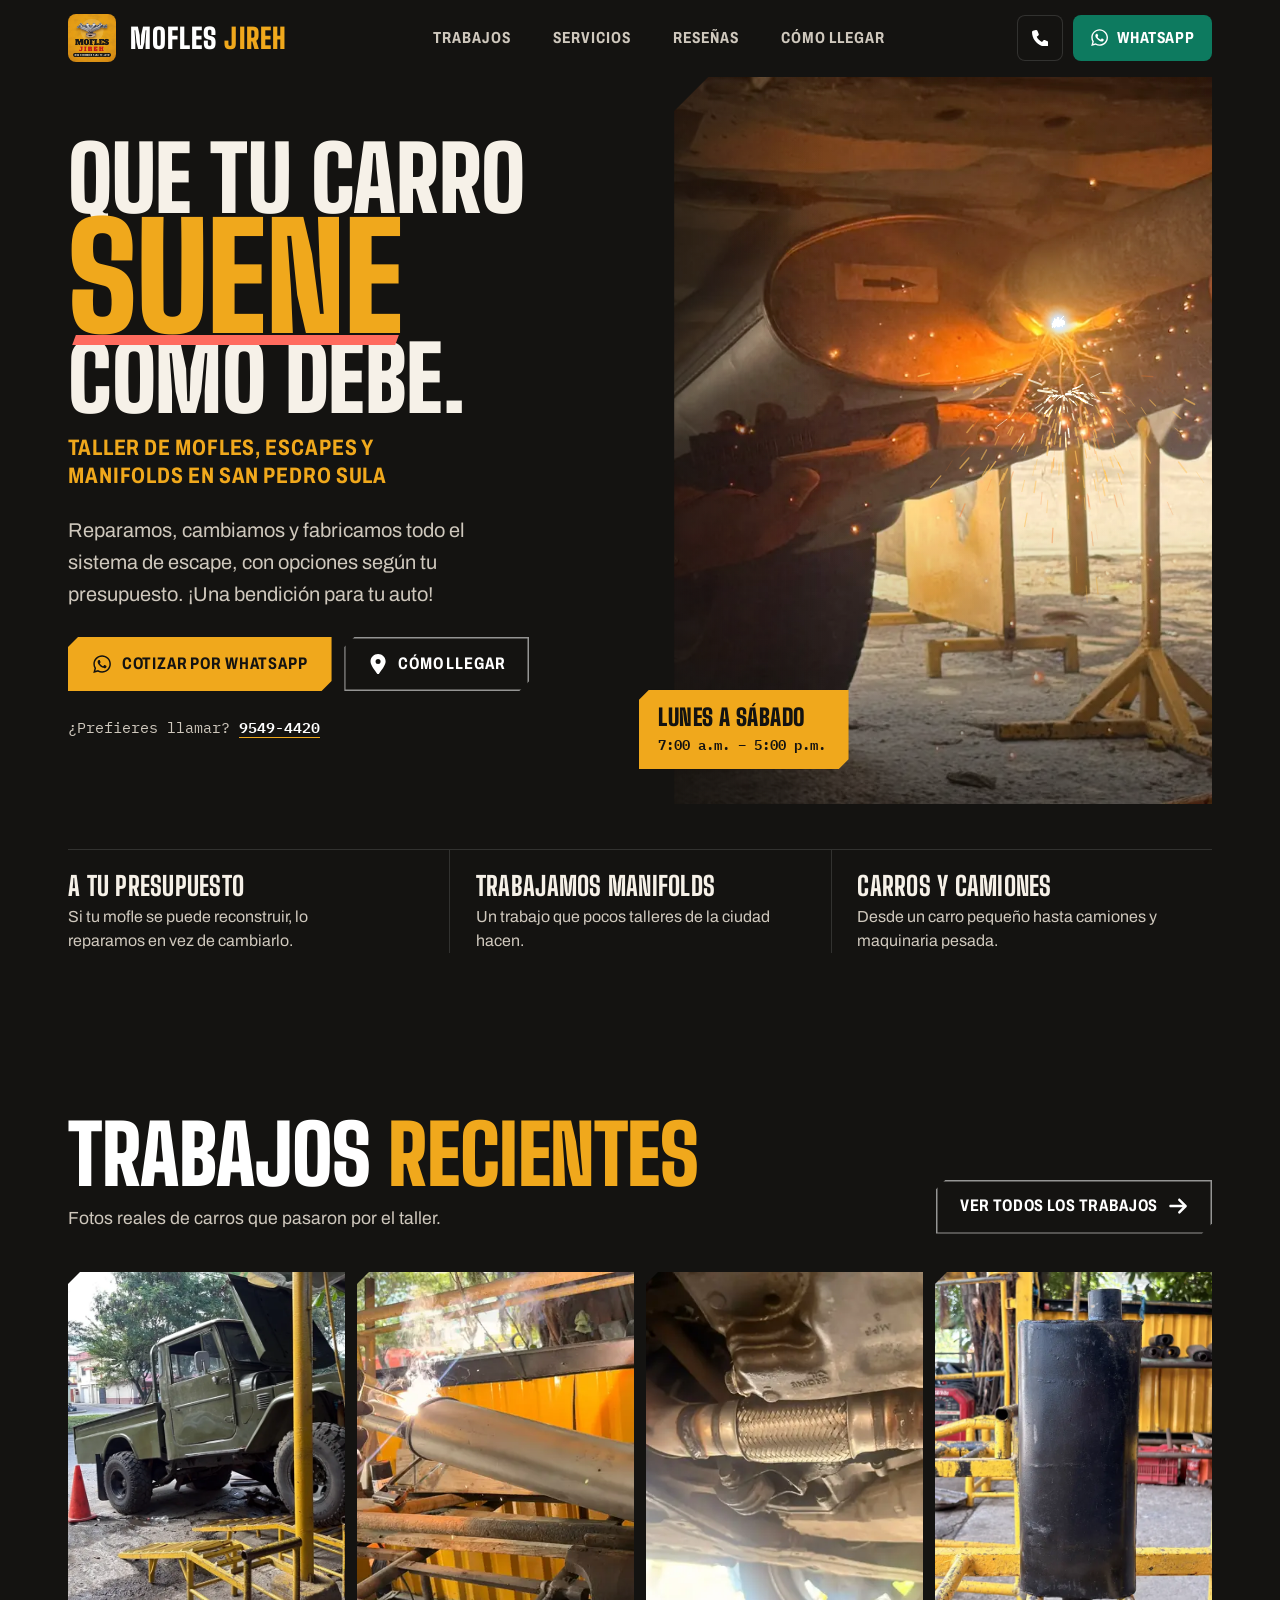
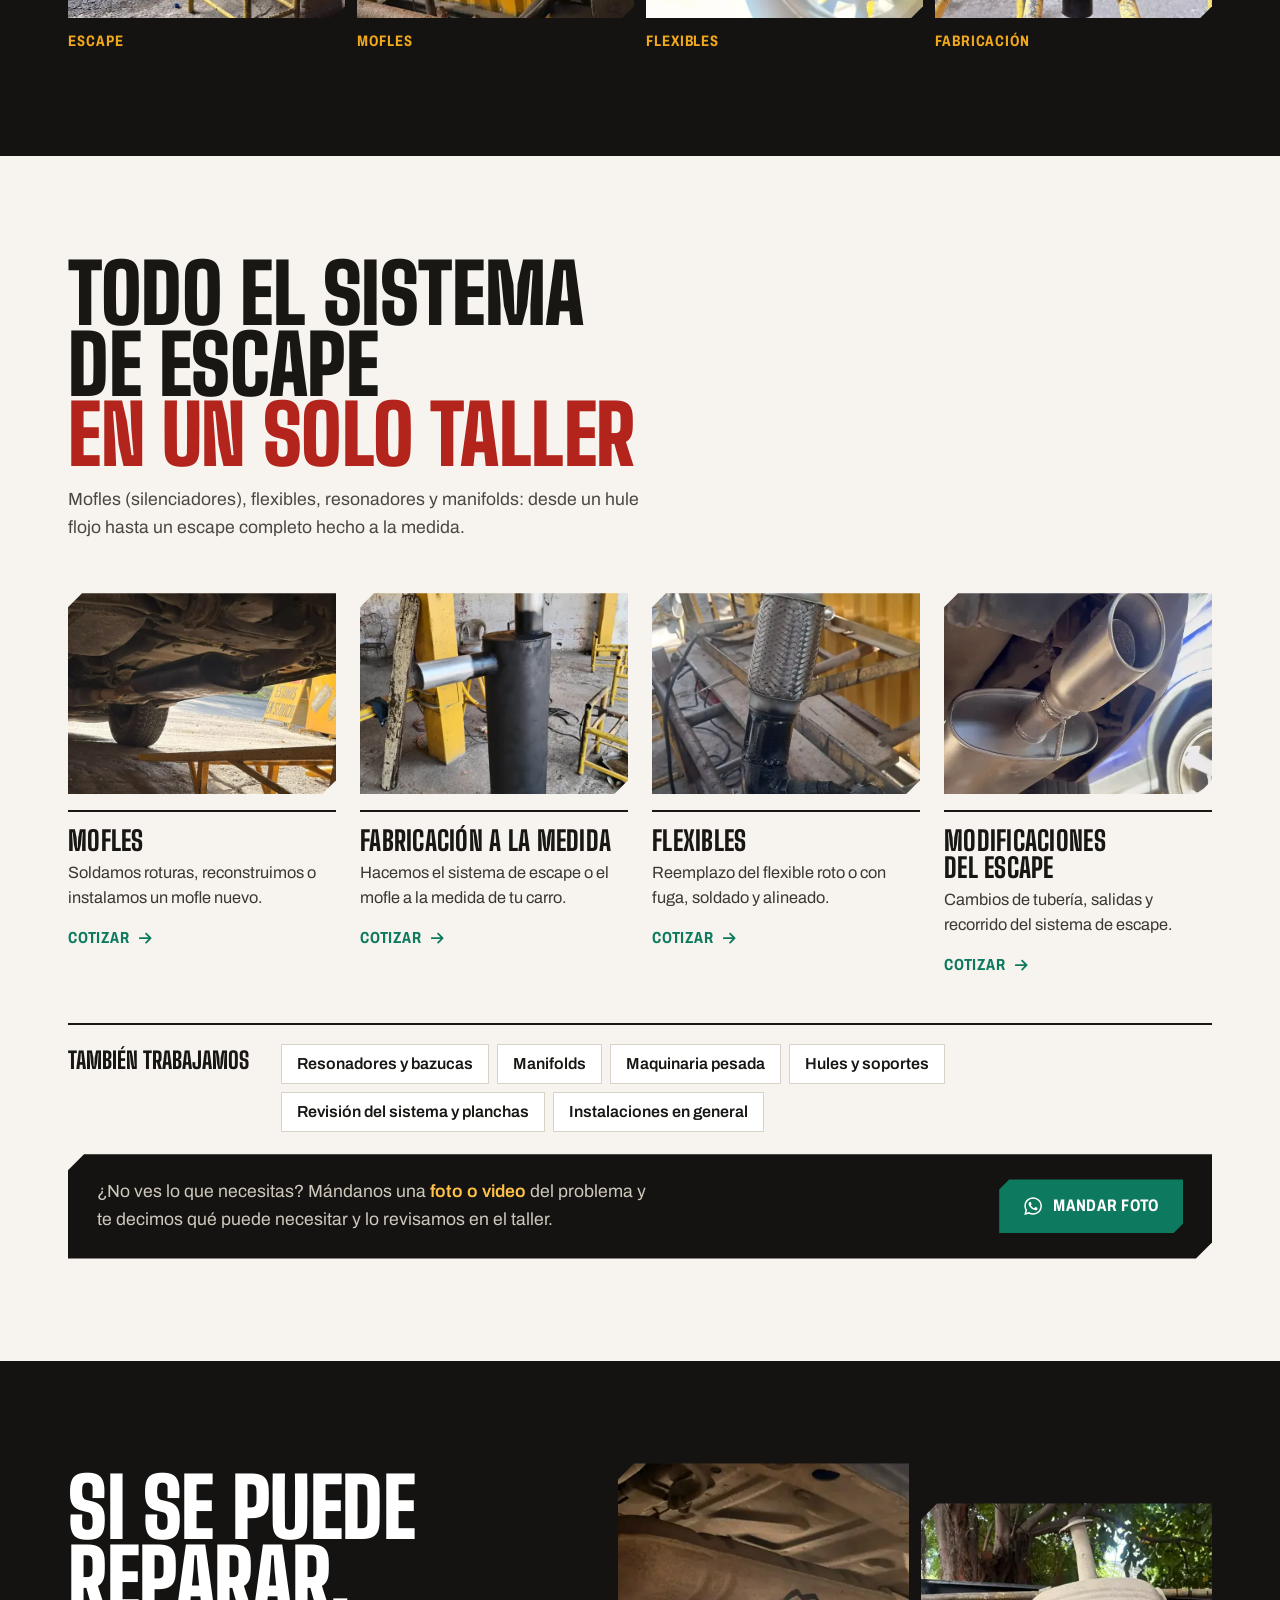
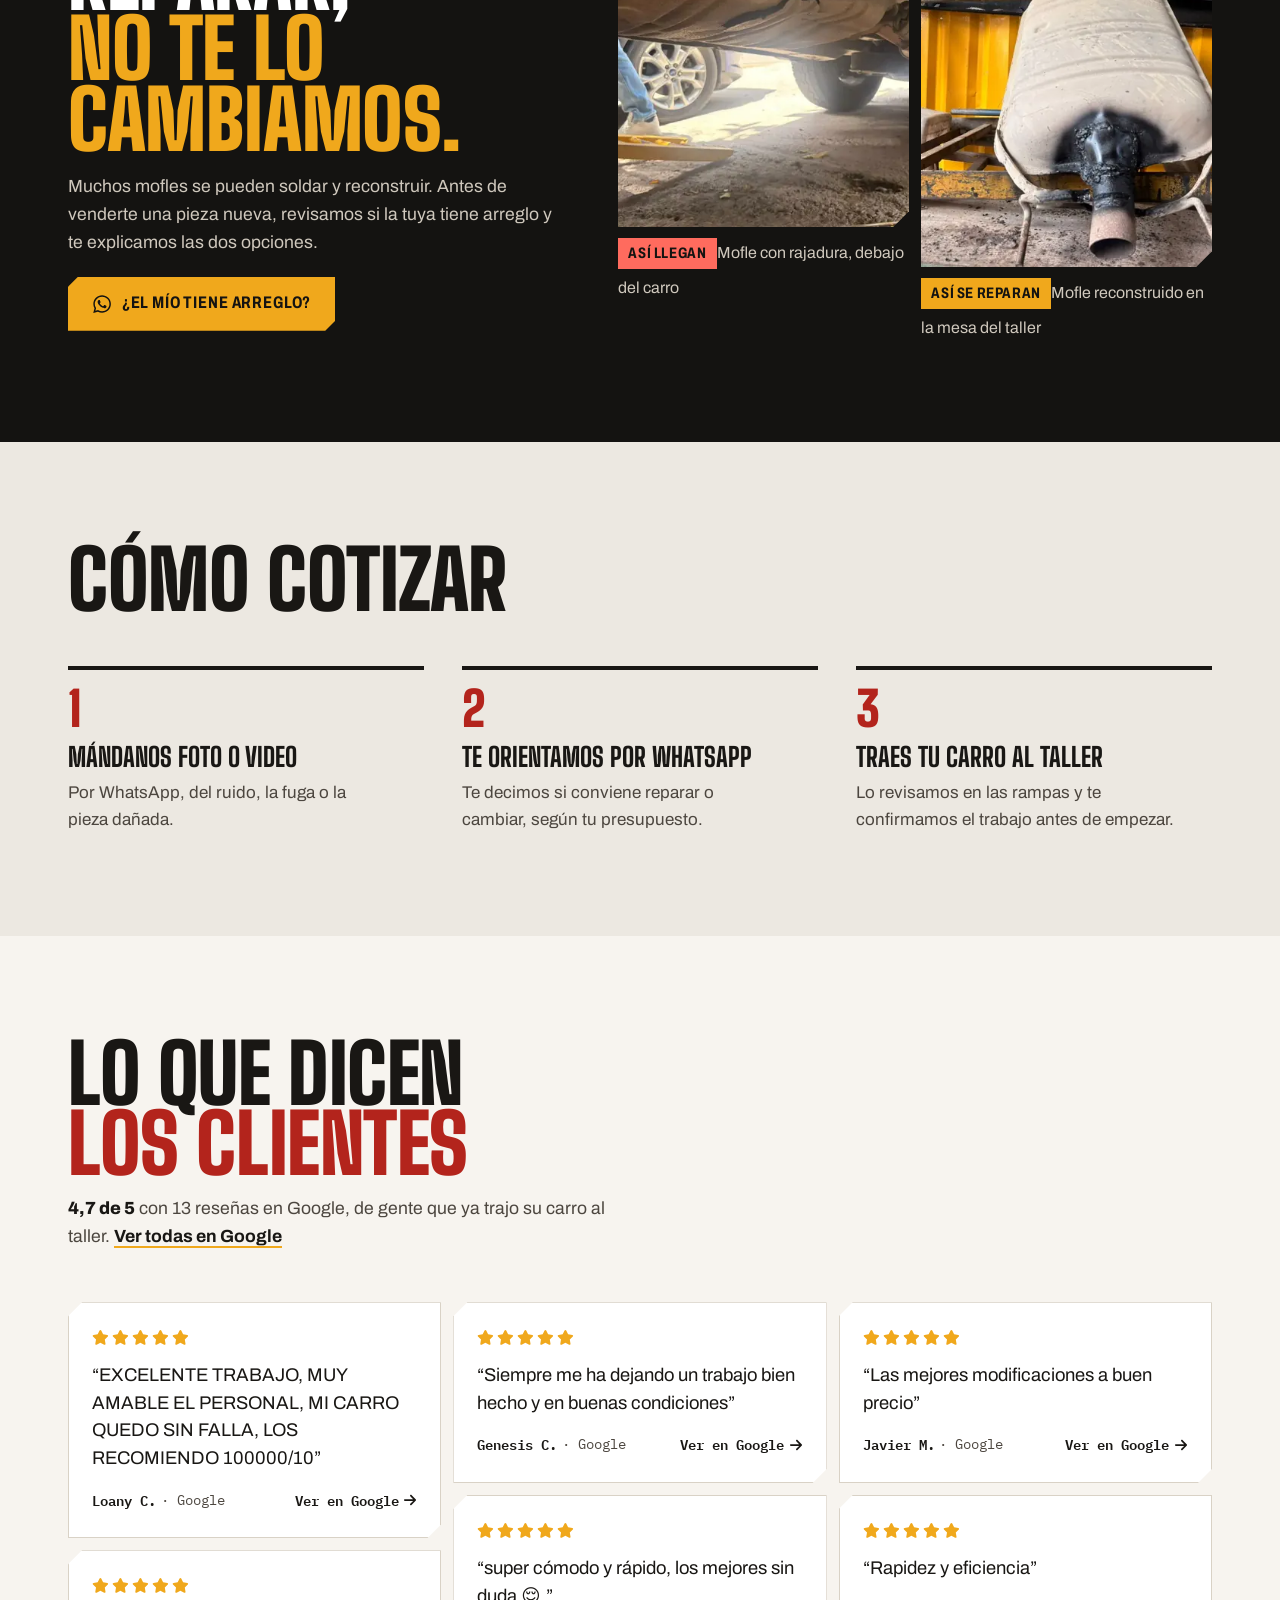
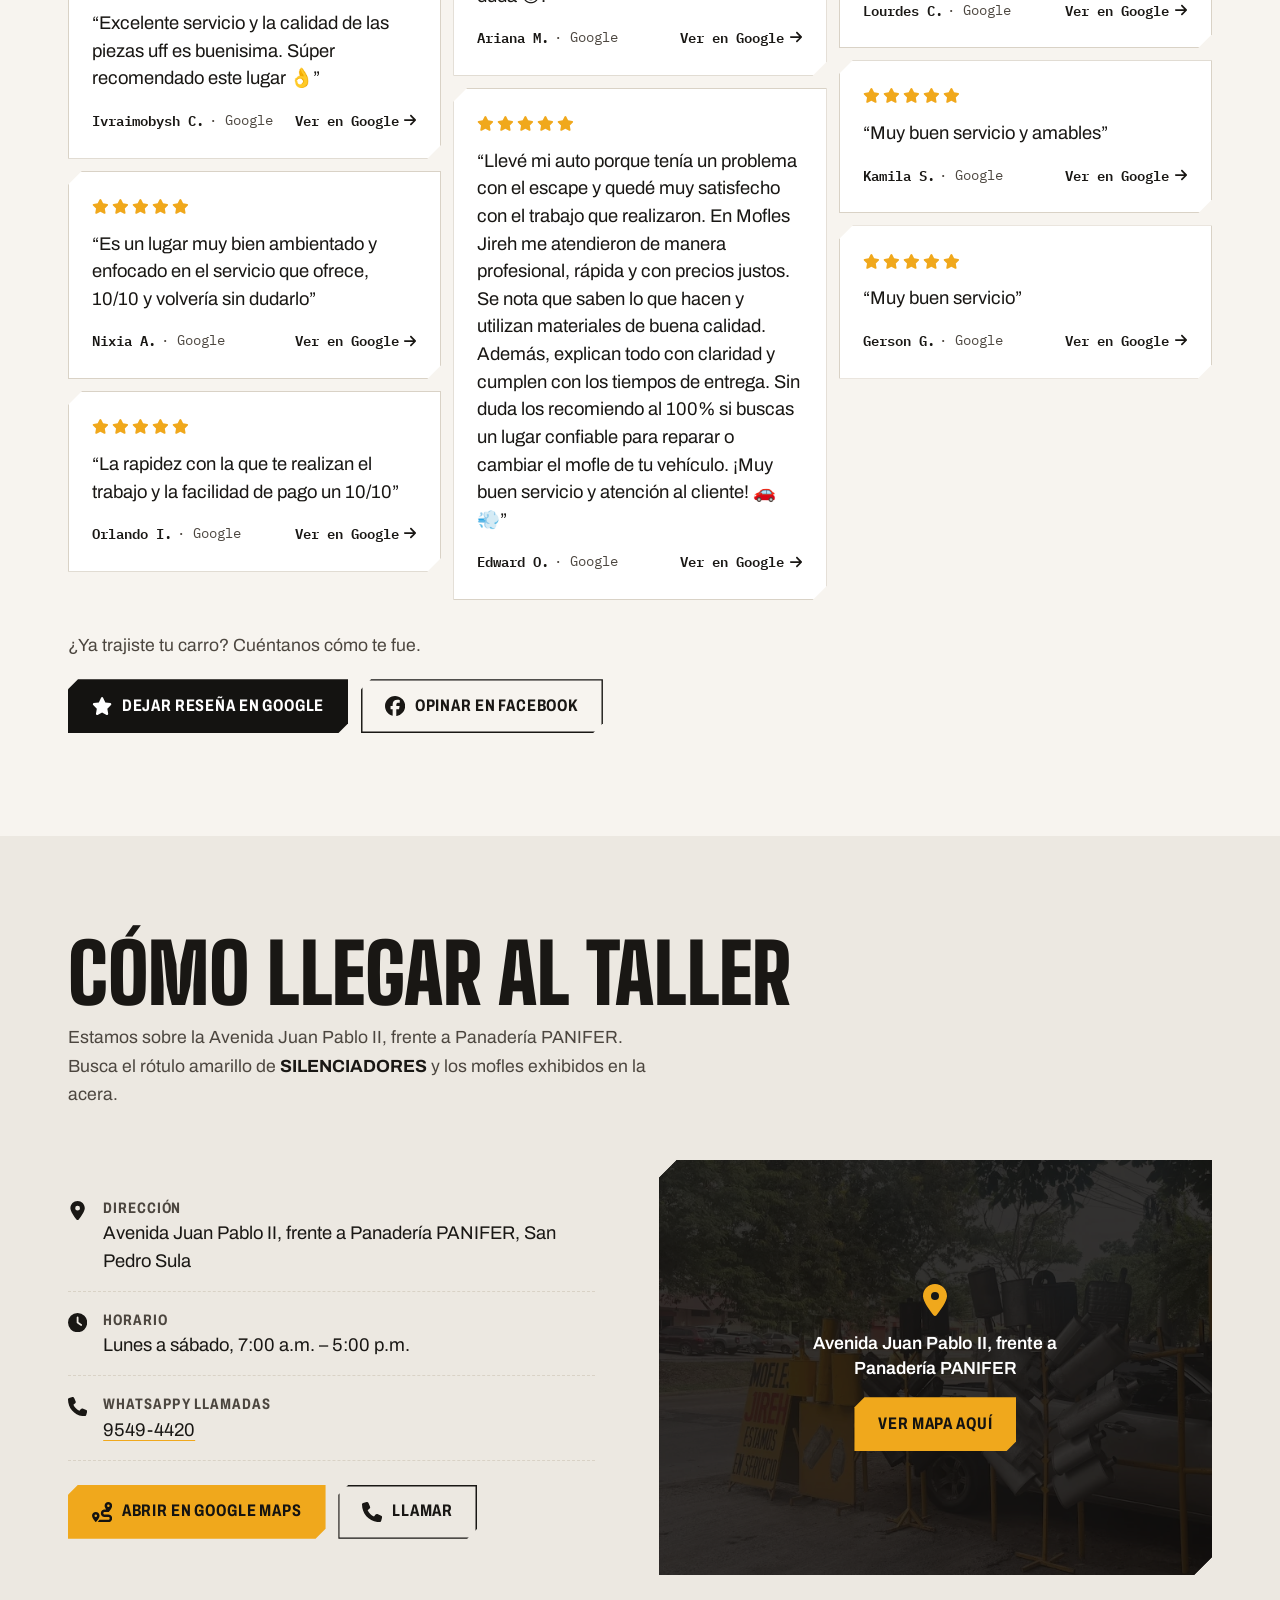
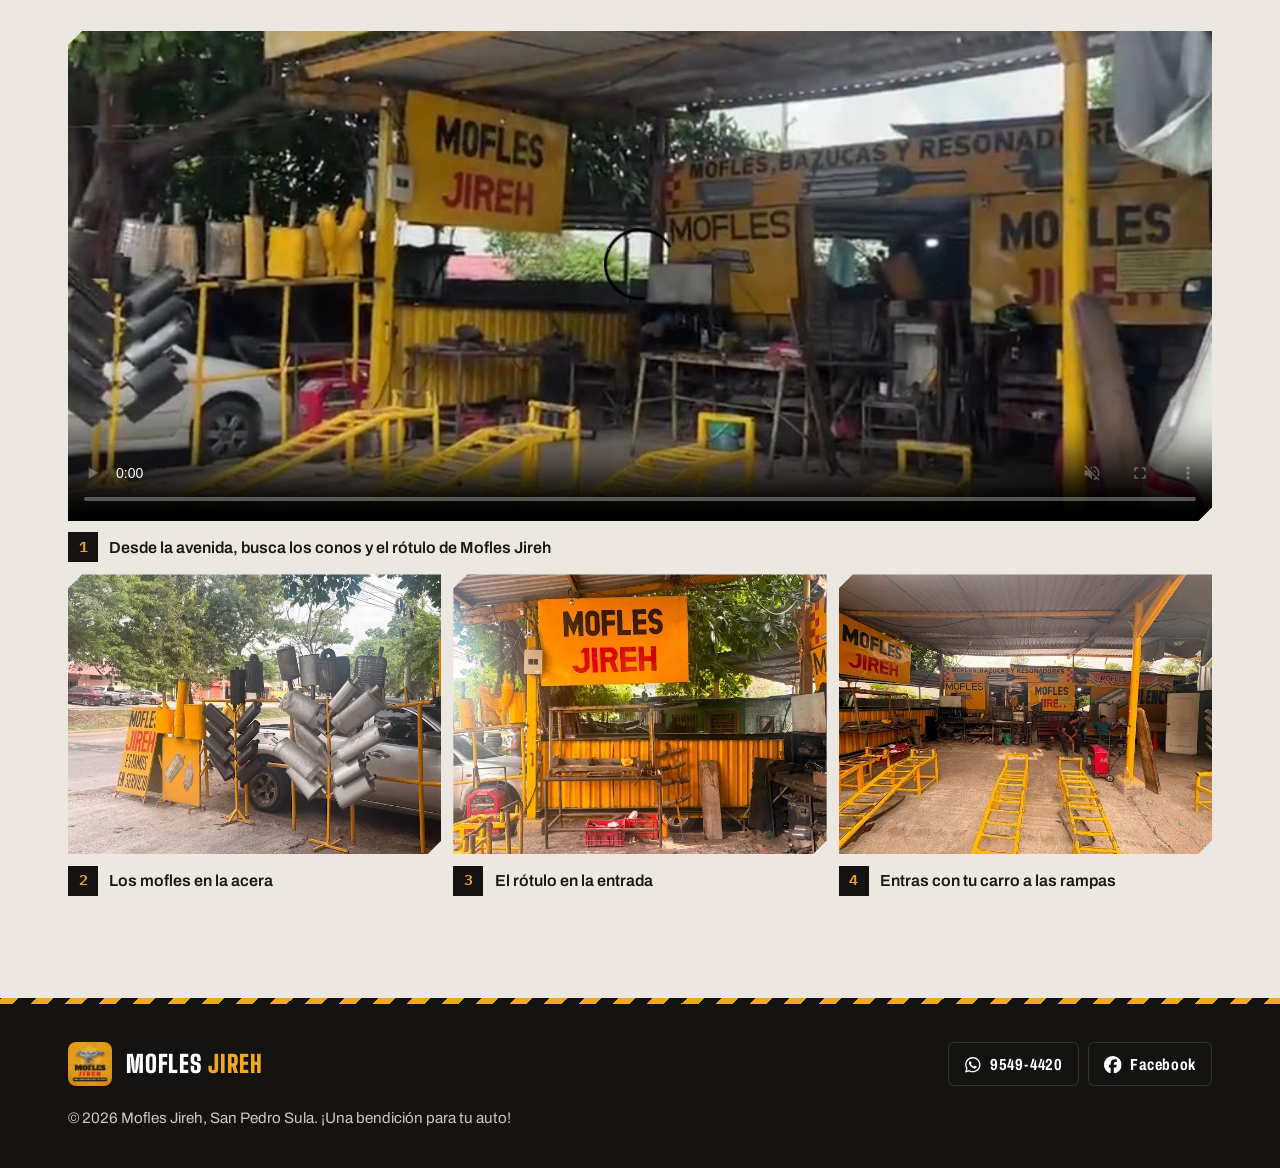
<file: index.html>
<!doctype html>
<html lang="es">
<head>
<meta charset="utf-8">
<meta name="viewport" content="width=device-width, initial-scale=1, viewport-fit=cover">
<title>Mofles Jireh · Taller de mofles y escapes en San Pedro Sula</title>
<meta name="description" content="Taller de mofles y silenciadores en San Pedro Sula. Reparación y cambio de mofles, flexibles, resonadores y manifolds. Lun a sáb, 7 a 5. WhatsApp 9549-4420.">
<link rel="canonical" href="https://moflesjireh.com/">
<meta name="theme-color" content="#12100D">
<meta property="og:type" content="website">
<meta property="og:url" content="https://moflesjireh.com/">
<meta property="og:locale" content="es_HN">
<meta property="og:site_name" content="Mofles Jireh">
<meta property="og:title" content="Mofles Jireh · San Pedro Sula">
<meta property="og:description" content="Mofles, escapes y manifolds. ¡Una bendición para tu auto!">
<meta property="og:image" content="https://moflesjireh.com/img/og.jpg">
<meta name="twitter:card" content="summary_large_image">
<link rel="icon" href="img/logo-180.png">
<link rel="apple-touch-icon" href="img/logo-180.png">
<link rel="preconnect" href="https://fonts.googleapis.com">
<link rel="preconnect" href="https://fonts.gstatic.com" crossorigin>
<link rel="stylesheet" href="https://fonts.googleapis.com/css2?family=Big+Shoulders+Display:wght@700;800;900&family=Archivo:wdth,wght@62..125,400..800&family=IBM+Plex+Mono:wght@500;600&display=swap">
<link rel="preload" as="image" href="trabajos/mofle-nuevo-chispas.webp" imagesrcset="trabajos/mofle-nuevo-chispas-640.webp 640w, trabajos/mofle-nuevo-chispas-960.webp 960w, trabajos/mofle-nuevo-chispas.webp 1280w" imagesizes="(max-width:980px) 100vw, 1280px">
<link rel="stylesheet" href="css/estilos.css?v=20261126e">
<script type="application/ld+json">
{
  "@context":"https://schema.org",
  "@type":"AutoRepair",
  "@id":"https://moflesjireh.com/#taller",
  "name":"Mofles Jireh",
  "slogan":"¡Una bendición para tu auto!",
  "url":"https://moflesjireh.com/",
  "logo":"https://moflesjireh.com/img/logo-180.png",
  "image":["https://moflesjireh.com/img/og.jpg","https://moflesjireh.com/img/taller/fachada-acera.webp"],
  "areaServed":{"@type":"City","name":"San Pedro Sula"},
  "telephone":"+50495494420",
  "hasOfferCatalog":{"@type":"OfferCatalog","name":"Servicios de sistema de escape","itemListElement":[
    {"@type":"Offer","itemOffered":{"@type":"Service","name":"Cambio y reparación de mofles"}},
    {"@type":"Offer","itemOffered":{"@type":"Service","name":"Fabricación a la medida de sistemas de escape y mofles"}},
    {"@type":"Offer","itemOffered":{"@type":"Service","name":"Cambio de flexibles"}},
    {"@type":"Offer","itemOffered":{"@type":"Service","name":"Resonadores y bazucas"}},
    {"@type":"Offer","itemOffered":{"@type":"Service","name":"Modificaciones del escape"}},
    {"@type":"Offer","itemOffered":{"@type":"Service","name":"Reparación de manifolds"}},
    {"@type":"Offer","itemOffered":{"@type":"Service","name":"Mofles y piezas para maquinaria pesada"}},
    {"@type":"Offer","itemOffered":{"@type":"Service","name":"Cambio de hules y soportes"}},
    {"@type":"Offer","itemOffered":{"@type":"Service","name":"Revisión del sistema de escape"}},
    {"@type":"Offer","itemOffered":{"@type":"Service","name":"Instalación de piezas del escape"}}
  ]},
  "address":{"@type":"PostalAddress","streetAddress":"Avenida Juan Pablo II, frente a Panadería PANIFER","addressLocality":"San Pedro Sula","addressRegion":"Cortés","addressCountry":"HN"},
  "openingHoursSpecification":[{"@type":"OpeningHoursSpecification","dayOfWeek":["Monday","Tuesday","Wednesday","Thursday","Friday","Saturday"],"opens":"07:00","closes":"17:00"}],
  "sameAs":["https://www.facebook.com/profile.php?id=61570122182302"]
}
</script>
</head>
<body>
<a class="skip" href="#main">Saltar al contenido</a>

<!-- Íconos: se dibujan una vez aquí y se usan con <use href="#i-..."> -->
<svg class="sprite" width="0" height="0" aria-hidden="true">
  <symbol id="i-wa" viewBox="0 0 448 512"><path d="M380.9 97.1C339 55.1 283.2 32 223.9 32c-122.4 0-222 99.6-222 222 0 39.1 10.2 77.3 29.6 111L0 480l117.7-30.9c32.4 17.7 68.9 27 106.1 27h.1c122.3 0 224.1-99.6 224.1-222 0-59.3-25.2-115-67.1-157zm-157 341.6c-33.2 0-65.7-8.9-94-25.7l-6.7-4-69.8 18.3L72 359.2l-4.4-7c-18.5-29.4-28.2-63.3-28.2-98.2 0-101.7 82.8-184.5 184.6-184.5 49.3 0 95.6 19.2 130.4 54.1 34.8 34.9 56.2 81.2 56.1 130.5 0 101.8-84.9 184.6-186.6 184.6zm101.2-138.2c-5.5-2.8-32.8-16.2-37.9-18-5.1-1.9-8.8-2.8-12.5 2.8-3.7 5.6-14.3 18-17.6 21.8-3.2 3.7-6.5 4.2-12 1.4-32.6-16.3-54-29.1-75.5-66-5.7-9.8 5.7-9.1 16.3-30.3 1.8-3.7.9-6.9-.5-9.7-1.4-2.8-12.5-30.1-17.1-41.2-4.5-10.8-9.1-9.3-12.5-9.5-3.2-.2-6.9-.2-10.6-.2-3.7 0-9.7 1.4-14.8 6.9-5.1 5.6-19.4 19-19.4 46.3 0 27.3 19.9 53.7 22.6 57.4 2.8 3.7 39.1 59.7 94.8 83.8 35.2 15.2 49 16.5 66.6 13.9 10.7-1.6 32.8-13.4 37.4-26.4 4.6-13 4.6-24.1 3.2-26.4-1.3-2.5-5-3.9-10.5-6.6z"/></symbol>
  <symbol id="i-pin" viewBox="0 0 384 512"><path d="M215.7 499.2C267 435 384 279.4 384 192C384 86 298 0 192 0S0 86 0 192c0 87.4 117 243 168.3 307.2c12.3 15.3 35.1 15.3 47.4 0zM192 128a64 64 0 1 1 0 128 64 64 0 1 1 0-128z"/></symbol>
  <symbol id="i-tel" viewBox="0 0 512 512"><path d="M164.9 24.6c-7.7-18.6-28-28.5-47.4-23.2l-88 24C12.1 30.2 0 46 0 64C0 311.4 200.6 512 448 512c18 0 33.8-12.1 38.6-29.5l24-88c5.3-19.4-4.6-39.7-23.2-47.4l-96-40c-16.3-6.8-35.2-2.1-46.3 11.6L304.7 368C234.3 334.7 177.3 277.7 144 207.3L193.3 167c13.7-11.2 18.4-30 11.6-46.3l-40-96z"/></symbol>
  <symbol id="i-clock" viewBox="0 0 512 512"><path d="M256 0a256 256 0 1 1 0 512A256 256 0 1 1 256 0zM232 120V256c0 8 4 15.5 10.7 20l96 64c11 7.4 25.9 4.4 33.3-6.7s4.4-25.9-6.7-33.3L280 243.2V120c0-13.3-10.7-24-24-24s-24 10.7-24 24z"/></symbol>
  <symbol id="i-fb" viewBox="0 0 512 512"><path d="M512 256C512 114.6 397.4 0 256 0S0 114.6 0 256C0 376 82.7 476.8 194.2 504.5V334.2H141.4V256h52.8V222.3c0-87.1 39.4-127.5 125-127.5c16.2 0 44.2 3.2 55.7 6.4V172c-6-.6-16.5-1-29.6-1c-42 0-58.2 15.9-58.2 57.2V256h83.6l-14.4 78.2H287V510.1C413.8 494.8 512 386.9 512 256h0z"/></symbol>
  <symbol id="i-map" viewBox="0 0 512 512"><path d="M512 96c0 50.2-59.1 125.1-84.6 155c-3.8 4.4-9.4 6.1-14.5 5H320c-17.7 0-32 14.3-32 32s14.3 32 32 32h96c53 0 96 43 96 96s-43 96-96 96H139.6c8.7-9.9 19.3-22.6 30-36.8c6.3-8.4 12.8-17.6 19-27.2H416c17.7 0 32-14.3 32-32s-14.3-32-32-32H320c-53 0-96-43-96-96s43-96 96-96h39.8c-21-31.5-39.8-67.7-39.8-96c0-53 43-96 96-96s96 43 96 96zM117.1 489.1c-3.8 4.3-7.2 8.1-10.1 11.3l-1.8 2-.2-.2c-6 4.6-14.6 4-20-1.8C59.8 473 0 402.5 0 352c0-53 43-96 96-96s96 43 96 96c0 30-21.1 67-43.5 97.9c-10.7 14.7-21.7 28-30.8 38.5l-.6 .7zM128 352a32 32 0 1 0 -64 0 32 32 0 1 0 64 0zM416 128a32 32 0 1 0 0-64 32 32 0 1 0 0 64z"/></symbol>
  <symbol id="i-arrow" viewBox="0 0 448 512"><path d="M438.6 278.6c12.5-12.5 12.5-32.8 0-45.3l-160-160c-12.5-12.5-32.8-12.5-45.3 0s-12.5 32.8 0 45.3L338.8 224 32 224c-17.7 0-32 14.3-32 32s14.3 32 32 32l306.7 0L233.4 393.4c-12.5 12.5-12.5 32.8 0 45.3s32.8 12.5 45.3 0l160-160z"/></symbol>
  <symbol id="i-star" viewBox="0 0 576 512"><path d="M316.9 18C311.6 7 300.4 0 288.1 0s-23.4 7-28.8 18L195 150.3 51.4 171.5c-12 1.8-22 10.2-25.7 21.7s-.7 24.2 7.9 32.7L137.8 329 113.2 474.7c-2 12 3 24.2 12.9 31.3s23 8 33.8 2.3l128.3-68.5 128.3 68.5c10.8 5.7 23.9 4.9 33.8-2.3s14.9-19.3 12.9-31.3L438.5 329 542.7 225.9c8.6-8.5 11.7-21.2 7.9-32.7s-13.7-19.9-25.7-21.7L381.2 150.3 316.9 18z"/></symbol>
  <symbol id="i-foto" viewBox="0 0 512 512"><path d="M149.1 64.8L138.7 96H64C28.7 96 0 124.7 0 160V416c0 35.3 28.7 64 64 64H448c35.3 0 64-28.7 64-64V160c0-35.3-28.7-64-64-64H373.3L362.9 64.8C356.4 45.2 338.1 32 317.4 32H194.6c-20.7 0-39 13.2-45.5 32.8zM256 192a96 96 0 1 1 0 192 96 96 0 1 1 0-192z"/></symbol>
</svg>

<header class="nav" id="nav">
  <div class="nav-in">
    <a class="brand" href="#inicio" aria-label="Mofles Jireh, ir al inicio">
      <img src="img/logo-180.png" alt="Logo de Mofles Jireh" width="52" height="52">
      <span class="wordmark">MOFLES <b>JIREH</b></span>
    </a>
    <nav class="nav-links" id="menu" aria-label="Principal">
      <a href="#trabajos">Trabajos</a>
      <a href="#servicios">Servicios</a>
      <a href="#resenas">Reseñas</a>
      <a href="#visitanos">Cómo llegar</a>
    </nav>
    <div class="nav-actions">
      <a class="icon-btn hide-sm" href="tel:+50495494420" aria-label="Llamar al 9549-4420"><svg class="ico" aria-hidden="true"><use href="#i-tel"/></svg></a>
      <a class="nav-wa" href="https://wa.me/50495494420?text=Hola%20Mofles%20Jireh%2C%20quiero%20cotizar%20un%20trabajo" target="_blank" rel="noopener"><svg class="ico" aria-hidden="true"><use href="#i-wa"/></svg><span>WhatsApp</span></a>
      <button class="menu-btn" type="button" id="menuBtn" aria-expanded="false" aria-controls="menu" aria-label="Abrir menú"><span></span><span></span><span></span></button>
    </div>
  </div>
</header>

<main id="main">
  <!-- ============ INICIO ============ -->
  <section class="hero" id="inicio">
    <div class="hero-in">
      <div class="hero-copy">
        <h1>
          <span class="display"><span class="ln">Que tu carro</span> <span class="ln ln-big"><em>suene</em></span> <span class="ln">como debe.</span></span>
          <span class="h1-sub">Taller de mofles, escapes y manifolds en San Pedro Sula</span>
        </h1>
        <p class="lead">Reparamos, cambiamos y fabricamos todo el sistema de escape, con opciones según tu presupuesto. ¡Una bendición para tu auto!</p>
        <div class="hero-ctas">
          <a class="btn btn-gold" href="https://wa.me/50495494420?text=Hola%20Mofles%20Jireh%2C%20quiero%20cotizar%20un%20trabajo" target="_blank" rel="noopener"><svg class="ico" aria-hidden="true"><use href="#i-wa"/></svg> Cotizar por WhatsApp</a>
          <a class="btn btn-line" href="#visitanos"><svg class="ico" aria-hidden="true"><use href="#i-pin"/></svg> Cómo llegar</a>
        </div>
        <p class="hero-call">¿Prefieres llamar? <a href="tel:+50495494420">9549-4420</a></p>
      </div>

      <figure class="hero-art">
        <div class="shot" id="soldadura">
          <img src="trabajos/mofle-nuevo-chispas.webp" srcset="trabajos/mofle-nuevo-chispas-640.webp 640w, trabajos/mofle-nuevo-chispas-960.webp 960w, trabajos/mofle-nuevo-chispas.webp 1280w" sizes="(max-width:980px) 100vw, 1280px" alt="Soldando un mofle nuevo debajo de un carro en el taller, con chispas" width="1280" height="960" fetchpriority="high">
          <div class="flash" id="destello" aria-hidden="true"></div>
          <canvas id="chispas" aria-hidden="true"></canvas>
        </div>
        <p class="status"><strong>Lunes a sábado</strong><small>7:00 a.m. – 5:00 p.m.</small></p>
      </figure>
    </div>

    <ul class="facts">
      <li><strong>A tu presupuesto</strong><span>Si tu mofle se puede reconstruir, lo reparamos en vez de cambiarlo.</span></li>
      <li><strong>Trabajamos manifolds</strong><span>Un trabajo que pocos talleres de la ciudad hacen.</span></li>
      <li><strong>Carros y camiones</strong><span>Desde un carro pequeño hasta camiones y maquinaria pesada.</span></li>
    </ul>
  </section>

  <!-- ============ TRABAJOS (adelanto; la galería completa está en galeria.html) ============ -->
  <section class="sec dark work" id="trabajos">
    <div class="wrap">
      <div class="work-head">
        <div class="sec-head">
          <h2>Trabajos <em>recientes</em></h2>
          <p>Fotos reales de carros que pasaron por el taller.</p>
        </div>
        <a class="btn btn-line" href="galeria">Ver todos los trabajos <svg class="ico" aria-hidden="true"><use href="#i-arrow"/></svg></a>
      </div>
      <ul class="teaser">
        <li><a href="galeria"><img src="trabajos/lc-en-el-taller.webp" srcset="trabajos/lc-en-el-taller-640.webp 640w, trabajos/lc-en-el-taller-960.webp 960w, trabajos/lc-en-el-taller.webp 1080w" sizes="(max-width:980px) 50vw, 300px" alt="Toyota Land Cruiser sobre la rampa del taller para cambiarle tubería y mofle" loading="lazy" width="1080" height="1920"><span>Escape</span></a></li>
        <li><a href="galeria"><img src="trabajos/soldando-mofle.webp" srcset="trabajos/soldando-mofle-640.webp 640w, trabajos/soldando-mofle-960.webp 960w, trabajos/soldando-mofle.webp 1280w" sizes="(max-width:980px) 50vw, 300px" alt="Soldando la salida de un mofle sobre la mesa del taller" loading="lazy" width="1280" height="960"><span>Mofles</span></a></li>
        <li><a href="galeria"><img src="trabajos/flexible-instalado.webp" srcset="trabajos/flexible-instalado-640.webp 640w, trabajos/flexible-instalado-960.webp 960w, trabajos/flexible-instalado.webp 1280w" sizes="(max-width:980px) 50vw, 300px" alt="Flexible nuevo instalado debajo de un carro" loading="lazy" width="1280" height="960"><span>Flexibles</span></a></li>
        <li><a href="galeria"><img src="trabajos/mofle-fabricado-medida.webp" srcset="trabajos/mofle-fabricado-medida-640.webp 640w, trabajos/mofle-fabricado-medida-960.webp 960w, trabajos/mofle-fabricado-medida.webp 1280w" sizes="(max-width:980px) 50vw, 300px" alt="Mofle negro fabricado a la medida en el taller" loading="lazy" width="1280" height="1706"><span>Fabricación</span></a></li>
      </ul>
    </div>
  </section>

  <!-- ============ SERVICIOS ============ -->
  <section class="sec light" id="servicios">
    <div class="wrap">
      <div class="sec-head">
        <h2>Todo el sistema de escape <em>en un solo taller</em></h2>
        <p>Mofles (silenciadores), flexibles, resonadores y manifolds: desde un hule flojo hasta un escape completo hecho a la medida.</p>
      </div>
      <div class="svc-top">
        <a class="svc-f" href="https://wa.me/50495494420?text=Hola%20Mofles%20Jireh%2C%20quiero%20cotizar%3A%20cambio%20o%20reparaci%C3%B3n%20de%20mofle" target="_blank" rel="noopener"><img src="trabajos/mofle-instalado-640.webp" srcset="trabajos/mofle-instalado-640.webp 640w, trabajos/mofle-instalado-960.webp 960w" sizes="(max-width:760px) 120px, (max-width:980px) 45vw, 290px" alt="Mofle nuevo instalado debajo de un carro" loading="lazy" width="640" height="480"><span class="svc-txt"><h3>Mofles</h3><p>Soldamos roturas, reconstruimos o instalamos un mofle nuevo.</p><span class="svc-go">Cotizar <svg class="ico" aria-hidden="true"><use href="#i-arrow"/></svg></span></span></a>
        <a class="svc-f" href="https://wa.me/50495494420?text=Hola%20Mofles%20Jireh%2C%20quiero%20cotizar%3A%20fabricaci%C3%B3n%20a%20la%20medida" target="_blank" rel="noopener"><img src="trabajos/fab-mofle-terminado-640.webp" srcset="trabajos/fab-mofle-terminado-640.webp 640w, trabajos/fab-mofle-terminado-960.webp 960w" sizes="(max-width:760px) 120px, (max-width:980px) 45vw, 290px" alt="Mofle negro fabricado en el taller" loading="lazy" width="640" height="853"><span class="svc-txt"><h3>Fabricación a la medida</h3><p>Hacemos el sistema de escape o el mofle a la medida de tu carro.</p><span class="svc-go">Cotizar <svg class="ico" aria-hidden="true"><use href="#i-arrow"/></svg></span></span></a>
        <a class="svc-f" href="https://wa.me/50495494420?text=Hola%20Mofles%20Jireh%2C%20quiero%20cotizar%3A%20cambio%20de%20flexible" target="_blank" rel="noopener"><img src="trabajos/flexible-sensor-640.webp" srcset="trabajos/flexible-sensor-640.webp 640w, trabajos/flexible-sensor-960.webp 960w" sizes="(max-width:760px) 120px, (max-width:980px) 45vw, 290px" alt="Flexible nuevo instalado junto a su sensor" loading="lazy" width="640" height="1138"><span class="svc-txt"><h3>Flexibles</h3><p>Reemplazo del flexible roto o con fuga, soldado y alineado.</p><span class="svc-go">Cotizar <svg class="ico" aria-hidden="true"><use href="#i-arrow"/></svg></span></span></a>
        <a class="svc-f" href="https://wa.me/50495494420?text=Hola%20Mofles%20Jireh%2C%20quiero%20cotizar%3A%20modificaci%C3%B3n%20del%20escape" target="_blank" rel="noopener"><img src="trabajos/escape-doble-salida-640.webp" srcset="trabajos/escape-doble-salida-640.webp 640w, trabajos/escape-doble-salida-960.webp 960w" sizes="(max-width:760px) 120px, (max-width:980px) 45vw, 290px" alt="Escape con doble salida instalado en un carro" loading="lazy" width="640" height="360"><span class="svc-txt"><h3>Modificaciones del escape</h3><p>Cambios de tubería, salidas y recorrido del sistema de escape.</p><span class="svc-go">Cotizar <svg class="ico" aria-hidden="true"><use href="#i-arrow"/></svg></span></span></a>
      </div>
      <div class="svc-more">
        <h3>También trabajamos</h3>
        <ul class="svc-tags"><li>Resonadores y bazucas</li><li>Manifolds</li><li>Maquinaria pesada</li><li>Hules y soportes</li><li>Revisión del sistema y planchas</li><li>Instalaciones en general</li></ul>
      </div>
      <div class="svc-note">
        <p>¿No ves lo que necesitas? Mándanos una <strong>foto o video</strong> del problema y te decimos qué puede necesitar y lo revisamos en el taller.</p>
        <a class="btn btn-wa" href="https://wa.me/50495494420?text=Hola%20Mofles%20Jireh%2C%20les%20mando%20foto%20del%20problema%20de%20mi%20carro" target="_blank" rel="noopener"><svg class="ico" aria-hidden="true"><use href="#i-wa"/></svg> Mandar foto</a>
      </div>
    </div>
  </section>

  <!-- ============ REPARAR ANTES QUE CAMBIAR ============ -->
  <section class="sec dark repair">
    <div class="wrap repair-grid">
      <div class="sec-head">
        <h2>Si se puede reparar, <em>no te lo cambiamos.</em></h2>
        <p>Muchos mofles se pueden soldar y reconstruir. Antes de venderte una pieza nueva, revisamos si la tuya tiene arreglo y te explicamos las dos opciones.</p>
        <a class="btn btn-gold" href="https://wa.me/50495494420?text=Hola%20Mofles%20Jireh%2C%20%C2%BFmi%20mofle%20se%20puede%20reparar%3F%20Les%20mando%20foto" target="_blank" rel="noopener"><svg class="ico" aria-hidden="true"><use href="#i-wa"/></svg> ¿El mío tiene arreglo?</a>
      </div>
      <div class="pair">
        <figure><img src="trabajos/mofle-roto.webp" srcset="trabajos/mofle-roto-640.webp 640w, trabajos/mofle-roto-960.webp 960w, trabajos/mofle-roto.webp 1280w" sizes="(max-width:980px) 50vw, 300px" alt="Mofle roto visto debajo de un carro, con una rajadura a lo largo" width="1280" height="960" loading="lazy"><figcaption><span>Así llegan</span>Mofle con rajadura, debajo del carro</figcaption></figure>
        <figure><img src="trabajos/mofle-reparado.webp" srcset="trabajos/mofle-reparado-640.webp 640w, trabajos/mofle-reparado-960.webp 960w, trabajos/mofle-reparado.webp 1280w" sizes="(max-width:980px) 50vw, 300px" alt="Mofle reconstruido con soldadura nueva en la salida, sobre la mesa del taller" width="1280" height="960" loading="lazy"><figcaption><span>Así se reparan</span>Mofle reconstruido en la mesa del taller</figcaption></figure>
      </div>
    </div>
  </section>

  <!-- ============ CÓMO FUNCIONA ============ -->
  <section class="sec cream" id="proceso">
    <div class="wrap">
      <div class="sec-head">
        <h2>Cómo cotizar</h2>
      </div>
      <ol class="steps">
        <li><h3>Mándanos foto o video</h3><p>Por WhatsApp, del ruido, la fuga o la pieza dañada.</p></li>
        <li><h3>Te orientamos por WhatsApp</h3><p>Te decimos si conviene reparar o cambiar, según tu presupuesto.</p></li>
        <li><h3>Traes tu carro al taller</h3><p>Lo revisamos en las rampas y te confirmamos el trabajo antes de empezar.</p></li>
      </ol>
    </div>
  </section>

  <!-- ============ RESEÑAS (se llenan desde resenas.js) ============ -->
  <section class="sec light" id="resenas">
    <div class="wrap">
      <div class="sec-head">
        <h2>Lo que dicen <em>los clientes</em></h2>
        <p><strong class="nota">4,7 de 5</strong> con 13 reseñas en Google, de gente que ya trajo su carro al taller. <a class="lnk" href="https://share.google/ZDbmx4TkqxGoQE0gU" target="_blank" rel="noopener">Ver todas en Google</a></p>
      </div>
      <div class="reviews" id="listaResenas"></div>
      <div class="review-cta">
        <p id="resenasVacio"><strong class="rv-t">¿Ya trajiste tu carro?</strong>Tu reseña en Google ayuda a otros conductores de San Pedro Sula a encontrar el taller.</p>
        <div class="review-links">
          <a class="btn btn-dark" href="https://share.google/jwrLP9QqdyHwowMaO" target="_blank" rel="noopener"><svg class="ico" aria-hidden="true"><use href="#i-star"/></svg> Dejar reseña en Google</a>
          <a class="btn btn-outline" href="https://www.facebook.com/profile.php?id=61570122182302" target="_blank" rel="noopener"><svg class="ico" aria-hidden="true"><use href="#i-fb"/></svg> Opinar en Facebook</a>
        </div>
      </div>
    </div>
  </section>

  <!-- ============ CÓMO LLEGAR ============ -->
  <section class="sec cream find" id="visitanos">
    <div class="wrap">
      <div class="sec-head">
        <h2>Cómo llegar al taller</h2>
        <p>Estamos sobre la Avenida Juan Pablo II, frente a Panadería PANIFER. Busca el rótulo amarillo de <strong>SILENCIADORES</strong> y los mofles exhibidos en la acera.</p>
      </div>
      <div class="visit-grid">
        <div class="visit-info">
          <ul class="info-list">
            <li><svg class="ico" aria-hidden="true"><use href="#i-pin"/></svg><div><strong>Dirección</strong><span>Avenida Juan Pablo II, frente a Panadería PANIFER, San Pedro Sula</span></div></li>
            <li><svg class="ico" aria-hidden="true"><use href="#i-clock"/></svg><div><strong>Horario</strong><span>Lunes a sábado, 7:00 a.m. – 5:00 p.m.</span></div></li>
            <li><svg class="ico" aria-hidden="true"><use href="#i-tel"/></svg><div><strong>WhatsApp y llamadas</strong><a href="tel:+50495494420">9549-4420</a></div></li>
          </ul>
          <div class="visit-ctas">
            <a class="btn btn-gold" href="https://share.google/jwrLP9QqdyHwowMaO" target="_blank" rel="noopener"><svg class="ico" aria-hidden="true"><use href="#i-map"/></svg> Abrir en Google Maps</a>
            <a class="btn btn-outline" href="tel:+50495494420"><svg class="ico" aria-hidden="true"><use href="#i-tel"/></svg> Llamar</a>
          </div>
        </div>
        <!-- El mapa de Google se carga solo si la persona lo pide (más rápido y sin cookies de Google al entrar) -->
        <div class="map" id="mapa" data-src="https://www.google.com/maps?q=Mofles%20Jireh%2C%20Avenida%20Juan%20Pablo%20II%2C%20San%20Pedro%20Sula&amp;z=17&amp;output=embed">
          <img src="img/taller/fachada-acera.webp" alt="" width="680" height="510" loading="lazy">
          <div class="map-cover">
            <svg class="ico" aria-hidden="true"><use href="#i-pin"/></svg>
            <p>Avenida Juan Pablo II, frente a Panadería PANIFER</p>
            <button class="btn btn-gold" type="button" id="verMapa">Ver mapa aquí</button>
          </div>
        </div>
      </div>
      <div class="find-grid">
        <figure class="find-video">
          <video id="llegadaVideo" muted loop playsinline controls preload="none" poster="img/taller/llegada-portada.jpg" aria-label="Video llegando al taller desde la avenida">
            <source src="img/taller/llegada.mp4" type="video/mp4">
          </video>
          <figcaption><span class="find-n">1</span> Desde la avenida, busca los conos y el rótulo de Mofles Jireh</figcaption>
        </figure>
        <figure class="find-photo"><img src="img/taller/fachada-acera.webp" alt="Mofles exhibidos en bases amarillas sobre la acera, con el rótulo Mofles Jireh Estamos en servicio" loading="lazy" width="680" height="510"><figcaption><span class="find-n">2</span> Los mofles en la acera</figcaption></figure>
        <figure class="find-photo"><img src="img/taller/rotulo-taller.webp" alt="Rótulo amarillo Mofles Jireh en la entrada del taller" loading="lazy" width="680" height="510"><figcaption><span class="find-n">3</span> El rótulo en la entrada</figcaption></figure>
        <figure class="find-photo"><img src="img/taller/interior-taller.webp" alt="Interior del taller con rampas amarillas para subir los carros" loading="lazy" width="680" height="510"><figcaption><span class="find-n">4</span> Entras con tu carro a las rampas</figcaption></figure>
      </div>
    </div>
  </section>

</main>

<footer>
  <div class="wrap">
    <a class="brand" href="#inicio" aria-label="Mofles Jireh, volver arriba"><img src="img/logo-180.png" alt="Logo de Mofles Jireh" width="44" height="44" loading="lazy"><span class="wordmark">MOFLES <b>JIREH</b></span></a>
    <div class="foot-links">
      <a href="https://wa.me/50495494420?text=Hola%20Mofles%20Jireh%2C%20quiero%20cotizar%20un%20trabajo" target="_blank" rel="noopener"><svg class="ico" aria-hidden="true"><use href="#i-wa"/></svg> 9549-4420</a>
      <a href="https://www.facebook.com/profile.php?id=61570122182302" target="_blank" rel="noopener"><svg class="ico" aria-hidden="true"><use href="#i-fb"/></svg> Facebook</a>
    </div>
    <small>© <span id="anio">2026</span> Mofles Jireh, San Pedro Sula. ¡Una bendición para tu auto!</small>
  </div>
</footer>

<!-- Barra de acciones fija (solo celular) -->
<nav class="dock" aria-label="Acciones rápidas">
  <a href="tel:+50495494420"><svg class="ico" aria-hidden="true"><use href="#i-tel"/></svg>Llamar</a>
  <a class="dock-wa" href="https://wa.me/50495494420?text=Hola%20Mofles%20Jireh%2C%20quiero%20cotizar%20un%20trabajo" target="_blank" rel="noopener"><svg class="ico" aria-hidden="true"><use href="#i-wa"/></svg>WhatsApp</a>
  <a href="#visitanos"><svg class="ico" aria-hidden="true"><use href="#i-pin"/></svg>Cómo llegar</a>
</nav>

<div class="viewer" id="visor" role="dialog" aria-modal="true" aria-labelledby="visorTitulo" hidden>
  <div class="v-top"><span id="visorContador"></span><button class="v-btn" type="button" id="visorCerrar" aria-label="Cerrar">×</button></div>
  <div class="v-stage" id="visorEscena">
    <button class="v-btn v-nav v-prev" type="button" id="visorAnt" aria-label="Anterior"><svg viewBox="0 0 320 512" aria-hidden="true"><path d="M41.4 233.4c-12.5 12.5-12.5 32.8 0 45.3l160 160c12.5 12.5 32.8 12.5 45.3 0s12.5-32.8 0-45.3L109.3 256 246.6 118.6c12.5-12.5 12.5-32.8 0-45.3s-32.8-12.5-45.3 0l-160 160z"/></svg></button>
    <button class="v-btn v-nav v-next" type="button" id="visorSig" aria-label="Siguiente"><svg viewBox="0 0 320 512" aria-hidden="true"><path d="M278.6 233.4c12.5 12.5 12.5 32.8 0 45.3l-160 160c-12.5 12.5-32.8 12.5-45.3 0s-12.5-32.8 0-45.3L210.7 256 73.4 118.6c-12.5-12.5-12.5-32.8 0-45.3s32.8-12.5 45.3 0l160 160z"/></svg></button>
  </div>
  <p class="v-cap" id="visorTitulo"></p>
</div>

<script src="trabajos.js?v=20261126e"></script>
<script src="resenas.js?v=20261126e"></script>
<script src="js/app.js?v=20261126e"></script>
</body>
</html>
</file>
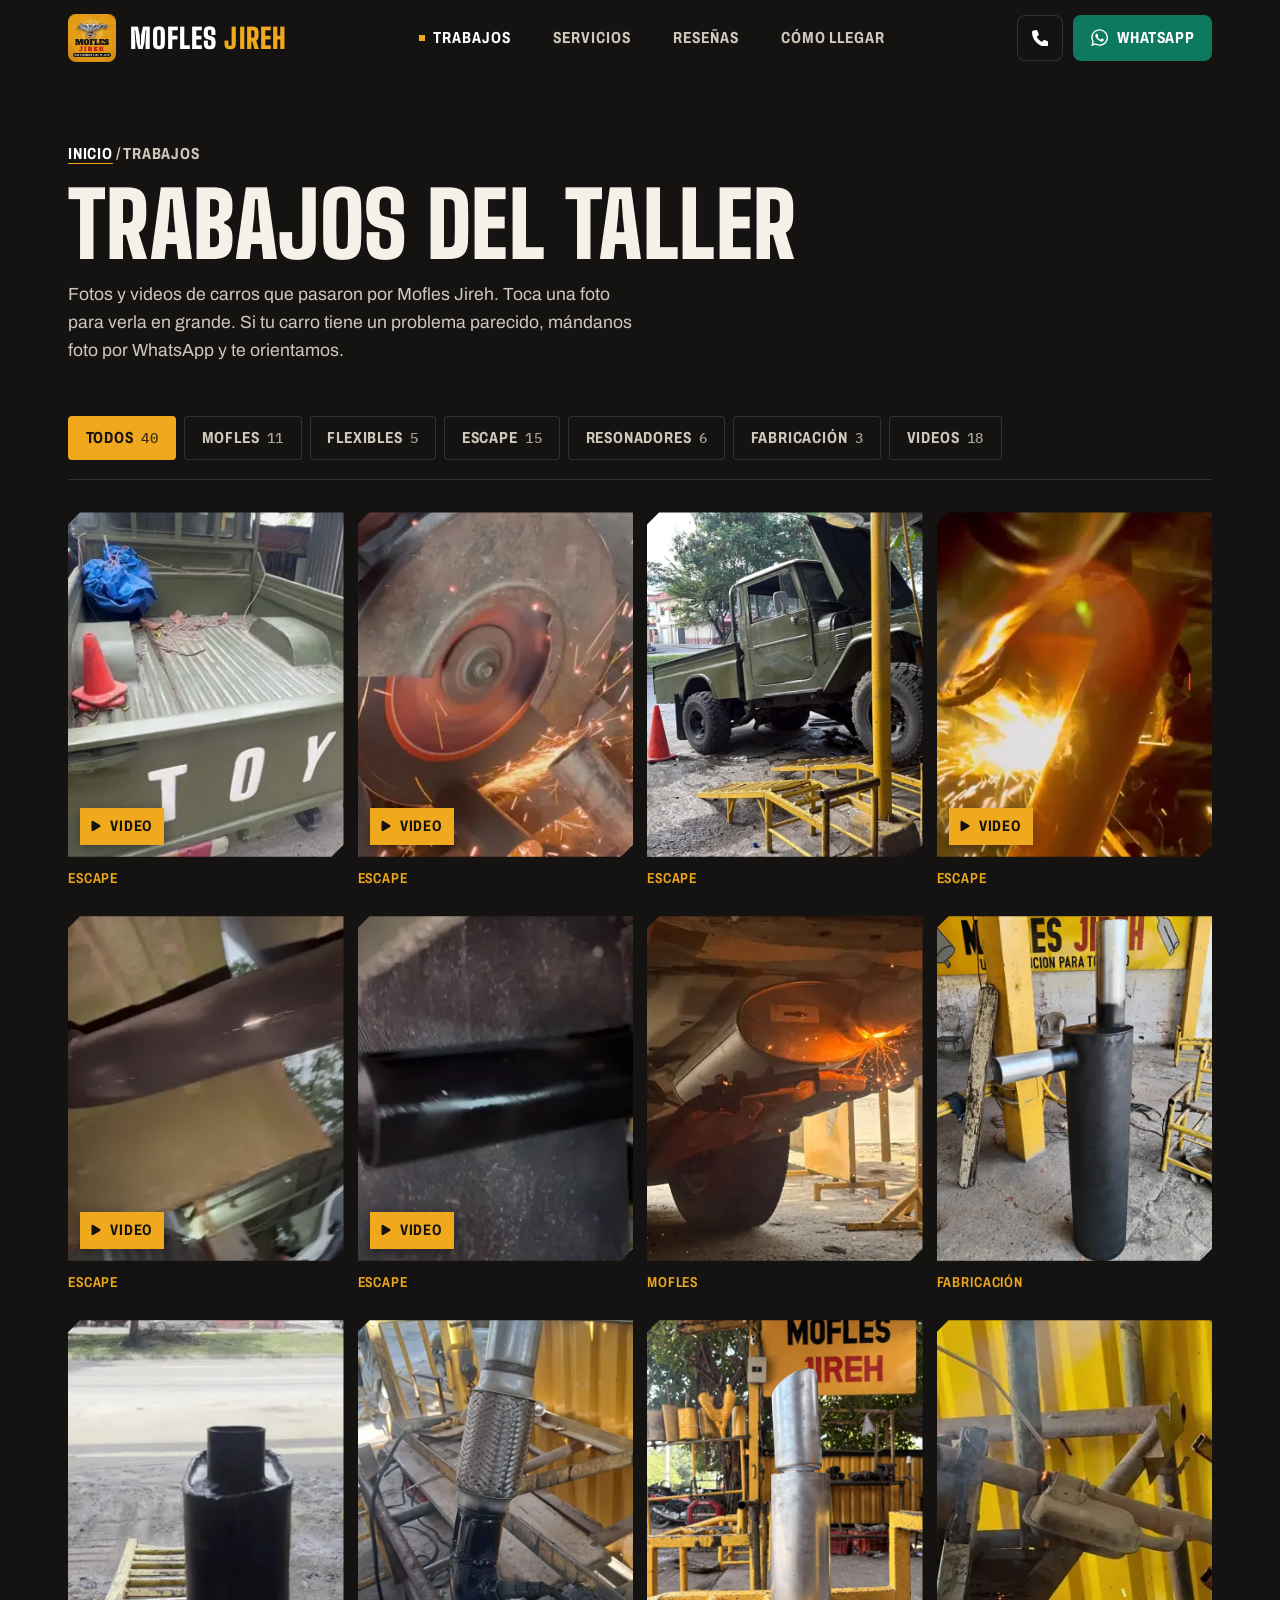
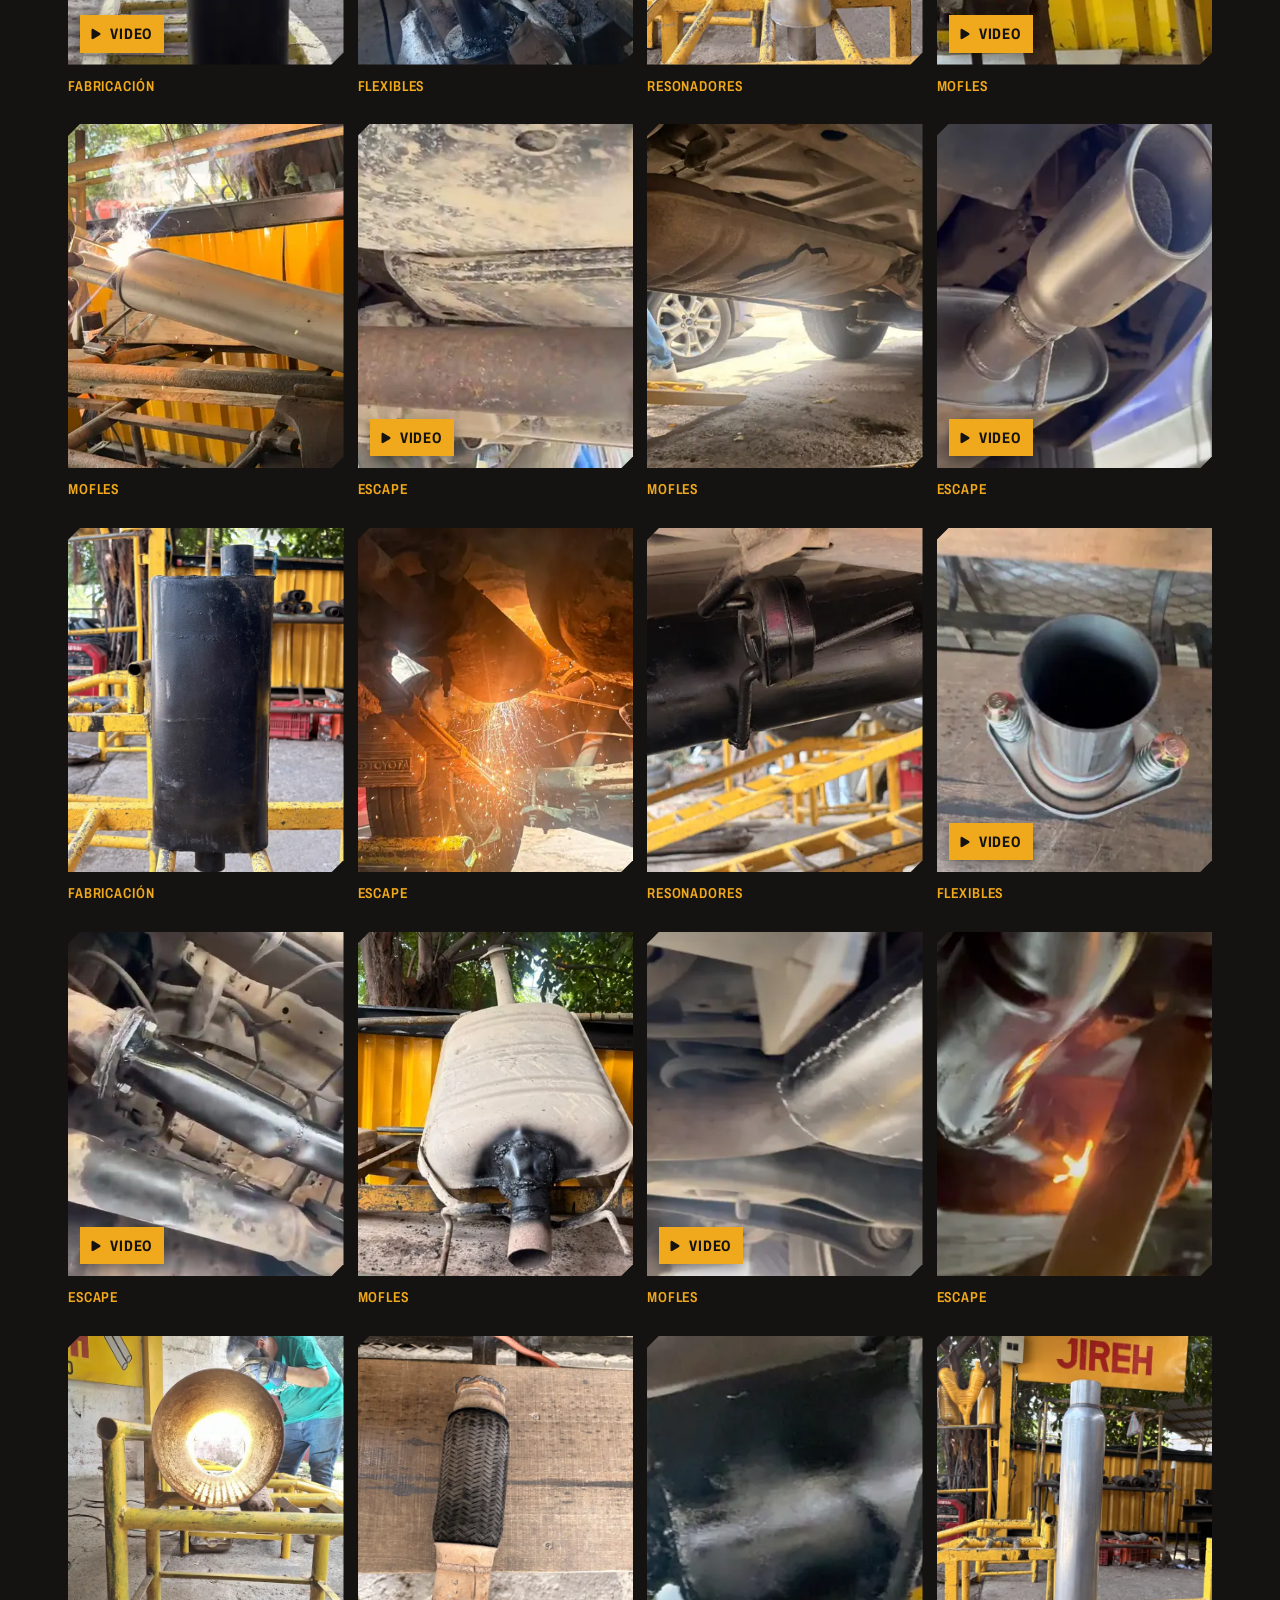
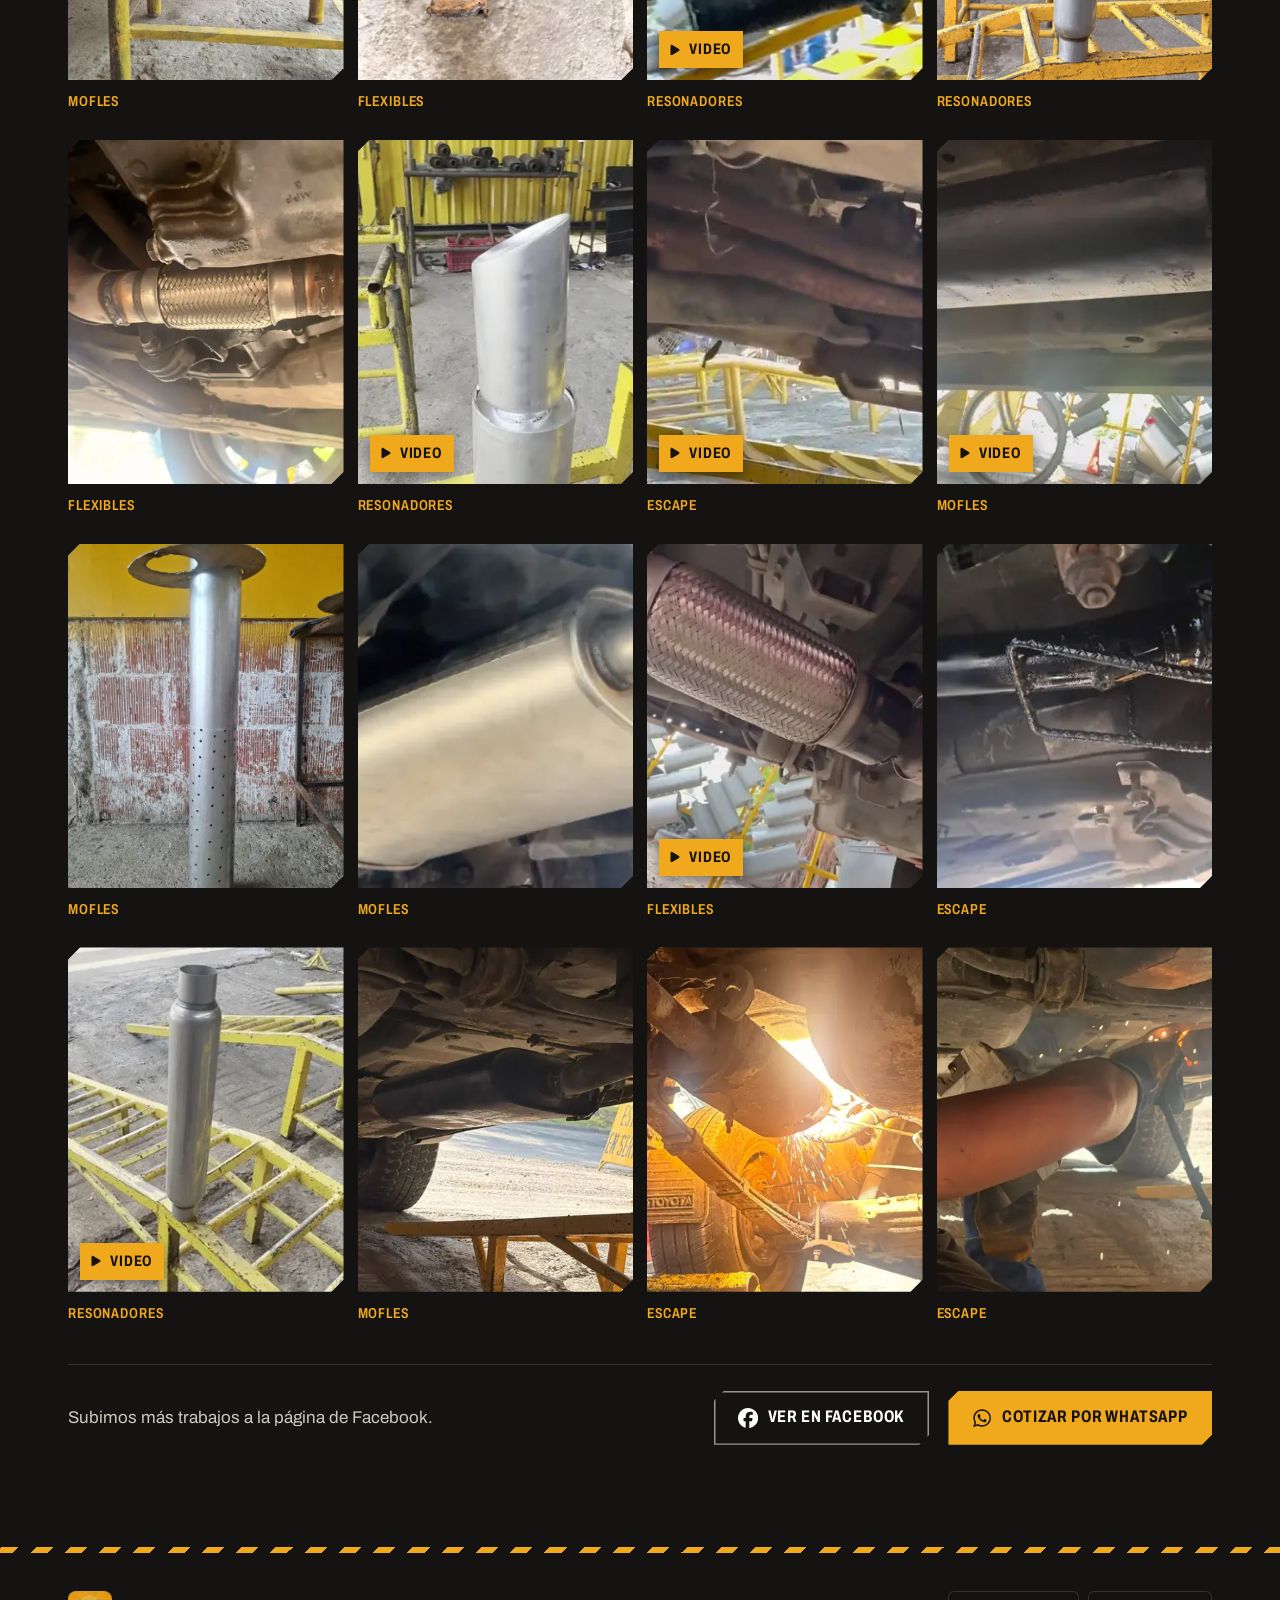
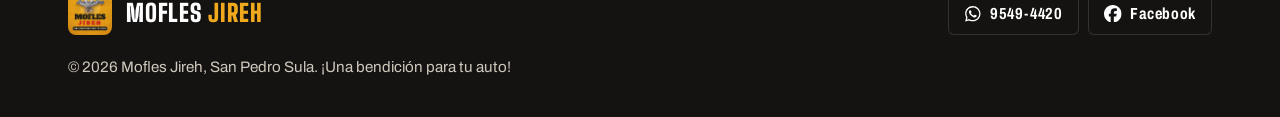
<file: galeria.html>
<!doctype html>
<html lang="es">
<head>
<meta charset="utf-8">
<meta name="viewport" content="width=device-width, initial-scale=1, viewport-fit=cover">
<title>Trabajos de mofles y escapes · Mofles Jireh, San Pedro Sula</title>
<meta name="description" content="Fotos y videos reales de mofles, flexibles, escapes y manifolds trabajados en Mofles Jireh, San Pedro Sula. Cotiza por WhatsApp al 9549-4420.">
<link rel="canonical" href="https://moflesjireh.com/galeria">
<meta name="theme-color" content="#12100D">
<meta property="og:type" content="website">
<meta property="og:url" content="https://moflesjireh.com/galeria">
<meta property="og:locale" content="es_HN">
<meta property="og:site_name" content="Mofles Jireh">
<meta property="og:title" content="Trabajos · Mofles Jireh">
<meta property="og:description" content="Mofles, escapes y manifolds. ¡Una bendición para tu auto!">
<meta property="og:image" content="https://moflesjireh.com/img/og.jpg">
<meta name="twitter:card" content="summary_large_image">
<link rel="icon" href="/img/logo-180.png">
<link rel="apple-touch-icon" href="/img/logo-180.png">
<link rel="preconnect" href="https://fonts.googleapis.com">
<link rel="preconnect" href="https://fonts.gstatic.com" crossorigin>
<link rel="stylesheet" href="https://fonts.googleapis.com/css2?family=Big+Shoulders+Display:wght@700;800;900&family=Archivo:wdth,wght@62..125,400..800&family=IBM+Plex+Mono:wght@500;600&display=swap">
<link rel="stylesheet" href="/css/estilos.css?v=20261126e">
</head>
<body>
<a class="skip" href="#main">Saltar al contenido</a>

<!-- Íconos: se dibujan una vez aquí y se usan con <use href="#i-..."> -->
<svg class="sprite" width="0" height="0" aria-hidden="true">
  <symbol id="i-wa" viewBox="0 0 448 512"><path d="M380.9 97.1C339 55.1 283.2 32 223.9 32c-122.4 0-222 99.6-222 222 0 39.1 10.2 77.3 29.6 111L0 480l117.7-30.9c32.4 17.7 68.9 27 106.1 27h.1c122.3 0 224.1-99.6 224.1-222 0-59.3-25.2-115-67.1-157zm-157 341.6c-33.2 0-65.7-8.9-94-25.7l-6.7-4-69.8 18.3L72 359.2l-4.4-7c-18.5-29.4-28.2-63.3-28.2-98.2 0-101.7 82.8-184.5 184.6-184.5 49.3 0 95.6 19.2 130.4 54.1 34.8 34.9 56.2 81.2 56.1 130.5 0 101.8-84.9 184.6-186.6 184.6zm101.2-138.2c-5.5-2.8-32.8-16.2-37.9-18-5.1-1.9-8.8-2.8-12.5 2.8-3.7 5.6-14.3 18-17.6 21.8-3.2 3.7-6.5 4.2-12 1.4-32.6-16.3-54-29.1-75.5-66-5.7-9.8 5.7-9.1 16.3-30.3 1.8-3.7.9-6.9-.5-9.7-1.4-2.8-12.5-30.1-17.1-41.2-4.5-10.8-9.1-9.3-12.5-9.5-3.2-.2-6.9-.2-10.6-.2-3.7 0-9.7 1.4-14.8 6.9-5.1 5.6-19.4 19-19.4 46.3 0 27.3 19.9 53.7 22.6 57.4 2.8 3.7 39.1 59.7 94.8 83.8 35.2 15.2 49 16.5 66.6 13.9 10.7-1.6 32.8-13.4 37.4-26.4 4.6-13 4.6-24.1 3.2-26.4-1.3-2.5-5-3.9-10.5-6.6z"/></symbol>
  <symbol id="i-pin" viewBox="0 0 384 512"><path d="M215.7 499.2C267 435 384 279.4 384 192C384 86 298 0 192 0S0 86 0 192c0 87.4 117 243 168.3 307.2c12.3 15.3 35.1 15.3 47.4 0zM192 128a64 64 0 1 1 0 128 64 64 0 1 1 0-128z"/></symbol>
  <symbol id="i-tel" viewBox="0 0 512 512"><path d="M164.9 24.6c-7.7-18.6-28-28.5-47.4-23.2l-88 24C12.1 30.2 0 46 0 64C0 311.4 200.6 512 448 512c18 0 33.8-12.1 38.6-29.5l24-88c5.3-19.4-4.6-39.7-23.2-47.4l-96-40c-16.3-6.8-35.2-2.1-46.3 11.6L304.7 368C234.3 334.7 177.3 277.7 144 207.3L193.3 167c13.7-11.2 18.4-30 11.6-46.3l-40-96z"/></symbol>
  <symbol id="i-clock" viewBox="0 0 512 512"><path d="M256 0a256 256 0 1 1 0 512A256 256 0 1 1 256 0zM232 120V256c0 8 4 15.5 10.7 20l96 64c11 7.4 25.9 4.4 33.3-6.7s4.4-25.9-6.7-33.3L280 243.2V120c0-13.3-10.7-24-24-24s-24 10.7-24 24z"/></symbol>
  <symbol id="i-fb" viewBox="0 0 512 512"><path d="M512 256C512 114.6 397.4 0 256 0S0 114.6 0 256C0 376 82.7 476.8 194.2 504.5V334.2H141.4V256h52.8V222.3c0-87.1 39.4-127.5 125-127.5c16.2 0 44.2 3.2 55.7 6.4V172c-6-.6-16.5-1-29.6-1c-42 0-58.2 15.9-58.2 57.2V256h83.6l-14.4 78.2H287V510.1C413.8 494.8 512 386.9 512 256h0z"/></symbol>
  <symbol id="i-map" viewBox="0 0 512 512"><path d="M512 96c0 50.2-59.1 125.1-84.6 155c-3.8 4.4-9.4 6.1-14.5 5H320c-17.7 0-32 14.3-32 32s14.3 32 32 32h96c53 0 96 43 96 96s-43 96-96 96H139.6c8.7-9.9 19.3-22.6 30-36.8c6.3-8.4 12.8-17.6 19-27.2H416c17.7 0 32-14.3 32-32s-14.3-32-32-32H320c-53 0-96-43-96-96s43-96 96-96h39.8c-21-31.5-39.8-67.7-39.8-96c0-53 43-96 96-96s96 43 96 96zM117.1 489.1c-3.8 4.3-7.2 8.1-10.1 11.3l-1.8 2-.2-.2c-6 4.6-14.6 4-20-1.8C59.8 473 0 402.5 0 352c0-53 43-96 96-96s96 43 96 96c0 30-21.1 67-43.5 97.9c-10.7 14.7-21.7 28-30.8 38.5l-.6 .7zM128 352a32 32 0 1 0 -64 0 32 32 0 1 0 64 0zM416 128a32 32 0 1 0 0-64 32 32 0 1 0 0 64z"/></symbol>
  <symbol id="i-arrow" viewBox="0 0 448 512"><path d="M438.6 278.6c12.5-12.5 12.5-32.8 0-45.3l-160-160c-12.5-12.5-32.8-12.5-45.3 0s-12.5 32.8 0 45.3L338.8 224 32 224c-17.7 0-32 14.3-32 32s14.3 32 32 32l306.7 0L233.4 393.4c-12.5 12.5-12.5 32.8 0 45.3s32.8 12.5 45.3 0l160-160z"/></symbol>
  <symbol id="i-star" viewBox="0 0 576 512"><path d="M316.9 18C311.6 7 300.4 0 288.1 0s-23.4 7-28.8 18L195 150.3 51.4 171.5c-12 1.8-22 10.2-25.7 21.7s-.7 24.2 7.9 32.7L137.8 329 113.2 474.7c-2 12 3 24.2 12.9 31.3s23 8 33.8 2.3l128.3-68.5 128.3 68.5c10.8 5.7 23.9 4.9 33.8-2.3s14.9-19.3 12.9-31.3L438.5 329 542.7 225.9c8.6-8.5 11.7-21.2 7.9-32.7s-13.7-19.9-25.7-21.7L381.2 150.3 316.9 18z"/></symbol>
  <symbol id="i-foto" viewBox="0 0 512 512"><path d="M149.1 64.8L138.7 96H64C28.7 96 0 124.7 0 160V416c0 35.3 28.7 64 64 64H448c35.3 0 64-28.7 64-64V160c0-35.3-28.7-64-64-64H373.3L362.9 64.8C356.4 45.2 338.1 32 317.4 32H194.6c-20.7 0-39 13.2-45.5 32.8zM256 192a96 96 0 1 1 0 192 96 96 0 1 1 0-192z"/></symbol>
</svg>

<header class="nav" id="nav">
  <div class="nav-in">
    <a class="brand" href="/" aria-label="Mofles Jireh, ir a la página principal">
      <img src="/img/logo-180.png" alt="Logo de Mofles Jireh" width="52" height="52">
      <span class="wordmark">MOFLES <b>JIREH</b></span>
    </a>
    <nav class="nav-links" id="menu" aria-label="Principal">
      <a href="/galeria" class="activo" aria-current="page">Trabajos</a>
      <a href="/#servicios">Servicios</a>
      <a href="/#resenas">Reseñas</a>
      <a href="/#visitanos">Cómo llegar</a>
    </nav>
    <div class="nav-actions">
      <a class="icon-btn hide-sm" href="tel:+50495494420" aria-label="Llamar al 9549-4420"><svg class="ico" aria-hidden="true"><use href="#i-tel"/></svg></a>
      <a class="nav-wa" href="https://wa.me/50495494420?text=Hola%20Mofles%20Jireh%2C%20quiero%20cotizar%20un%20trabajo" target="_blank" rel="noopener"><svg class="ico" aria-hidden="true"><use href="#i-wa"/></svg><span>WhatsApp</span></a>
      <button class="menu-btn" type="button" id="menuBtn" aria-expanded="false" aria-controls="menu" aria-label="Abrir menú"><span></span><span></span><span></span></button>
    </div>
  </div>
</header>

<main id="main">
  <section class="sec dark gal-page">
    <div class="wrap">
      <p class="crumb"><a href="/">Inicio</a> <span aria-hidden="true">/</span> Trabajos</p>
      <div class="sec-head">
        <h1>Trabajos del taller</h1>
        <p>Fotos y videos de carros que pasaron por Mofles Jireh. Toca una foto para verla en grande. Si tu carro tiene un problema parecido, mándanos foto por WhatsApp y te orientamos.</p>
      </div>
      <div class="filters" id="filtros" role="group" aria-label="Filtrar trabajos"></div>
      <div class="gallery" id="galeria" aria-live="polite"></div>
      <div class="work-foot">
        <p>Subimos más trabajos a la página de Facebook.</p>
        <a class="btn btn-line" href="https://www.facebook.com/profile.php?id=61570122182302" target="_blank" rel="noopener"><svg class="ico" aria-hidden="true"><use href="#i-fb"/></svg> Ver en Facebook</a>
        <a class="btn btn-gold" href="https://wa.me/50495494420?text=Hola%20Mofles%20Jireh%2C%20vi%20sus%20trabajos%20y%20quiero%20cotizar" target="_blank" rel="noopener"><svg class="ico" aria-hidden="true"><use href="#i-wa"/></svg> Cotizar por WhatsApp</a>
      </div>
    </div>
  </section>
</main>

<footer>
  <div class="wrap">
    <a class="brand" href="/" aria-label="Mofles Jireh, ir a la página principal"><img src="/img/logo-180.png" alt="Logo de Mofles Jireh" width="44" height="44" loading="lazy"><span class="wordmark">MOFLES <b>JIREH</b></span></a>
    <div class="foot-links">
      <a href="https://wa.me/50495494420?text=Hola%20Mofles%20Jireh%2C%20quiero%20cotizar%20un%20trabajo" target="_blank" rel="noopener"><svg class="ico" aria-hidden="true"><use href="#i-wa"/></svg> 9549-4420</a>
      <a href="https://www.facebook.com/profile.php?id=61570122182302" target="_blank" rel="noopener"><svg class="ico" aria-hidden="true"><use href="#i-fb"/></svg> Facebook</a>
    </div>
    <small>© <span id="anio">2026</span> Mofles Jireh, San Pedro Sula. ¡Una bendición para tu auto!</small>
  </div>
</footer>

<!-- Barra de acciones fija (solo celular) -->
<nav class="dock" aria-label="Acciones rápidas">
  <a href="tel:+50495494420"><svg class="ico" aria-hidden="true"><use href="#i-tel"/></svg>Llamar</a>
  <a class="dock-wa" href="https://wa.me/50495494420?text=Hola%20Mofles%20Jireh%2C%20quiero%20cotizar%20un%20trabajo" target="_blank" rel="noopener"><svg class="ico" aria-hidden="true"><use href="#i-wa"/></svg>WhatsApp</a>
  <a href="/#visitanos"><svg class="ico" aria-hidden="true"><use href="#i-pin"/></svg>Cómo llegar</a>
</nav>

<div class="viewer" id="visor" role="dialog" aria-modal="true" aria-labelledby="visorTitulo" hidden>
  <div class="v-top"><span id="visorContador"></span><button class="v-btn" type="button" id="visorCerrar" aria-label="Cerrar">×</button></div>
  <div class="v-stage" id="visorEscena">
    <button class="v-btn v-nav v-prev" type="button" id="visorAnt" aria-label="Anterior"><svg viewBox="0 0 320 512" aria-hidden="true"><path d="M41.4 233.4c-12.5 12.5-12.5 32.8 0 45.3l160 160c12.5 12.5 32.8 12.5 45.3 0s12.5-32.8 0-45.3L109.3 256 246.6 118.6c12.5-12.5 12.5-32.8 0-45.3s-32.8-12.5-45.3 0l-160 160z"/></svg></button>
    <button class="v-btn v-nav v-next" type="button" id="visorSig" aria-label="Siguiente"><svg viewBox="0 0 320 512" aria-hidden="true"><path d="M278.6 233.4c12.5 12.5 12.5 32.8 0 45.3l-160 160c-12.5 12.5-32.8 12.5-45.3 0s-12.5-32.8 0-45.3L210.7 256 73.4 118.6c-12.5-12.5-12.5-32.8 0-45.3s32.8-12.5 45.3 0l160 160z"/></svg></button>
  </div>
  <p class="v-cap" id="visorTitulo"></p>
</div>

<script src="/trabajos.js?v=20261126e"></script>
<script src="/js/app.js?v=20261126e"></script>
</body>
</html>
</file>
<file: css/estilos.css>
/* =====================================================================
   MOFLES JIREH — estilos
   Idea: taller de verdad, no plantilla. Letra condensada de rótulo
   industrial para títulos, letra mono de etiqueta de pieza para datos,
   placas de acero con esquinas cortadas, tornillos y marcas de medida.
   Los colores y letras están aquí arriba; cambiarlos aquí cambia toda la página.
   ===================================================================== */
:root{
  --gold:#F0A81C;        /* amarillo del logo / lámina del taller */
  --gold-l:#FFC247;
  --red:#B3241C;         /* rojo JIREH (texto sobre claro) */
  --red-l:#FF6B5E;       /* rojo para texto sobre negro */
  --steel:#141311;       /* acero oscuro */
  --steel-2:#1D1B18;
  --steel-3:#2B2824;
  --steel-4:#3C3832;
  --line-d:rgba(255,255,255,.13);
  --concrete:#ECE8E1;    /* piso de concreto */
  --paper:#F7F4EF;
  --line:#D9D2C6;
  --ink:#191714;
  --muted:#4C463F;       /* gris sobre claro (contraste 8:1) */
  --muted-d:#CFC8BD;     /* gris sobre negro (contraste 11:1) */
  --wa:#0D7A5F;
  --wa-d:#09634D;

  --f-display:"Big Shoulders Display","Arial Narrow",Impact,sans-serif;
  --f-body:"Archivo",system-ui,-apple-system,"Segoe UI",Roboto,sans-serif;
  --f-mono:"IBM Plex Mono",ui-monospace,"Cascadia Mono",Consolas,monospace;   /* solo para datos: horas, teléfono, contadores */

  --gutter:clamp(16px,4vw,48px);
  --max:1240px;
  --nav-h:76px;
  --cut:14px;            /* tamaño de las esquinas cortadas */
  --dock-h:0px;
  --sk-a:var(--steel-2);   /* colores del skeleton de carga */
  --sk-b:var(--steel-3);
  --sk-txt:var(--muted-d);
  color-scheme:light;
}

/* ---------- BASE ---------- */
*,*::before,*::after{box-sizing:border-box}
[hidden]{display:none!important}
html{scroll-padding-top:calc(var(--nav-h) + 8px);-webkit-text-size-adjust:100%}
@media (prefers-reduced-motion:no-preference){html{scroll-behavior:smooth}}
body{margin:0;background:var(--steel);color:var(--ink);font-family:var(--f-body);font-size:1.0625rem;line-height:1.6;-webkit-font-smoothing:antialiased;padding-bottom:var(--dock-h)}
img,video,iframe{max-width:100%;display:block}
a{color:inherit}
h1,h2,h3{margin:0;font-weight:800;text-wrap:balance}
p{margin:0}
button{font:inherit;color:inherit}
em{font-style:normal}
:focus-visible{outline:2px solid var(--gold-l);outline-offset:3px}
::selection{background:var(--gold);color:var(--steel)}
html{scrollbar-color:var(--steel-4) var(--steel);accent-color:var(--gold)}
/* etiqueta de rótulo: Archivo angosta y en mayúsculas (botones, menú, filtros) */
.btn,.nav-links a,.nav-wa,.chip,.svc-go,.info-list strong,.dock a,.foot-links a,.g-cat,.g-play,.crumb,.pair figcaption span{font-family:var(--f-body);font-stretch:75%;font-weight:700}
.light :focus-visible,.cream :focus-visible{outline-color:var(--ink)}
.wrap{max-width:var(--max);margin-inline:auto;padding-inline:var(--gutter)}
.skip{position:absolute;left:12px;top:-80px;z-index:100;background:var(--gold);color:var(--ink);padding:.6rem 1rem;font-weight:600}
.skip:focus{top:12px}
.ico{width:1em;height:1em;fill:currentColor;flex-shrink:0}
.sprite{position:absolute}

/* placa con esquinas cortadas (se usa en fotos, tarjetas y botones) */
.cut{clip-path:polygon(var(--cut) 0,100% 0,100% calc(100% - var(--cut)),calc(100% - var(--cut)) 100%,0 100%,0 var(--cut))}

/* ---------- BOTONES ---------- */
.btn{--cut:10px;display:inline-flex;align-items:center;justify-content:center;gap:.6rem;min-height:54px;padding:.8rem 1.5rem;font-size:1.05rem;letter-spacing:.05em;text-transform:uppercase;text-decoration:none;border:0;cursor:pointer;clip-path:polygon(var(--cut) 0,100% 0,100% calc(100% - var(--cut)),calc(100% - var(--cut)) 100%,0 100%,0 var(--cut));transition:transform .15s ease,background-color .2s ease,box-shadow .2s ease,color .2s ease;touch-action:manipulation}
.btn:active{transform:translateY(1px)}
.btn .ico{font-size:1.2em}
.btn-gold{background:var(--gold);color:var(--steel)}
.btn-gold:hover{background:var(--gold-l)}
.btn-line{background:transparent;color:#fff;box-shadow:inset 0 0 0 1.5px rgba(255,255,255,.55)}
.btn-line:hover{box-shadow:inset 0 0 0 1.5px var(--gold);color:var(--gold-l)}
.btn-wa{background:var(--wa);color:#fff}
.btn-wa:hover{background:var(--wa-d)}
.btn-dark{background:var(--steel);color:#fff}
.btn-dark:hover{background:var(--steel-3)}
.btn-outline{background:transparent;color:var(--ink);box-shadow:inset 0 0 0 1.5px var(--ink)}
.btn-outline:hover{background:rgba(25,23,20,.06)}

/* ---------- NAV ---------- */
.nav{position:sticky;top:0;z-index:50;background:var(--steel);color:#fff;border-bottom:1px solid transparent;transition:border-color .2s}
.nav::after{content:"";position:absolute;left:0;right:0;bottom:-4px;height:4px;background:repeating-linear-gradient(-45deg,var(--gold) 0 10px,var(--steel) 10px 20px);opacity:0;transition:opacity .2s}
.nav.scrolled::after{opacity:1}
.nav-in{max-width:var(--max);margin-inline:auto;padding-inline:var(--gutter);min-height:var(--nav-h);display:grid;grid-template-columns:auto 1fr auto;align-items:center;gap:2rem}
.brand{display:inline-flex;align-items:center;gap:.85rem;text-decoration:none;min-height:44px;justify-self:start}
.brand img{width:48px;height:48px;border-radius:8px;object-fit:cover}
.wordmark{font-family:var(--f-display);font-weight:900;font-size:1.75rem;letter-spacing:.04em;line-height:1;white-space:nowrap;text-transform:uppercase}
.wordmark b{font-weight:900;color:var(--gold)}
.nav-links{display:flex;align-items:center;justify-self:center;gap:clamp(1.1rem,2.2vw,2.2rem)}
.nav-links a{white-space:nowrap;text-transform:uppercase;letter-spacing:.06em;font-size:1rem;text-decoration:none;color:var(--muted-d);padding:.6rem 0;min-height:44px;display:inline-flex;align-items:center;position:relative;transition:color .2s}
.nav-links a::before{content:"";width:6px;height:6px;background:var(--gold);margin-right:.5rem;transform:scale(0);transition:transform .2s}
.nav-links a:hover,.nav-links a.activo{color:#fff}
.nav-links a:hover::before,.nav-links a.activo::before{transform:scale(1)}
.nav-actions{display:flex;align-items:center;gap:.6rem;justify-self:end}
.icon-btn{width:46px;height:46px;display:inline-flex;align-items:center;justify-content:center;box-shadow:inset 0 0 0 1px var(--line-d);color:#fff;border-radius:8px;transition:box-shadow .2s,color .2s}
.icon-btn:hover{box-shadow:inset 0 0 0 1px var(--gold);color:var(--gold-l)}
.icon-btn .ico{font-size:1.05rem}
.nav-wa{display:inline-flex;align-items:center;gap:.5rem;min-height:46px;padding:.5rem 1.1rem;border-radius:8px;background:var(--wa);color:#fff;text-decoration:none;font-size:1rem;letter-spacing:.04em;text-transform:uppercase;transition:background-color .2s}
.nav-wa:hover{background:var(--wa-d)}
.nav-wa .ico{font-size:1.2rem}
.menu-btn{display:none;width:46px;height:46px;border-radius:8px;border:0;box-shadow:inset 0 0 0 1px var(--line-d);background:transparent;cursor:pointer;flex-direction:column;align-items:center;justify-content:center;gap:5px}
.menu-btn span{display:block;width:20px;height:2px;background:#fff;transition:transform .2s,opacity .2s}
.menu-btn[aria-expanded="true"] span:nth-child(1){transform:translateY(7px) rotate(45deg)}
.menu-btn[aria-expanded="true"] span:nth-child(2){opacity:0}
.menu-btn[aria-expanded="true"] span:nth-child(3){transform:translateY(-7px) rotate(-45deg)}

/* ---------- HERO ---------- */
.hero{position:relative;color:#fff;background:var(--steel);overflow:hidden;isolation:isolate}
.hero-in{max-width:var(--max);margin-inline:auto;padding:clamp(2.5rem,5vw,4.5rem) var(--gutter) clamp(2.5rem,5vw,4rem);display:grid;grid-template-columns:minmax(0,1fr) minmax(0,1.05fr);gap:clamp(2rem,4.5vw,4.5rem);align-items:center}
.hero-copy{display:grid;gap:1.5rem;justify-items:start}
.hero h1{display:grid;gap:1.1rem}
.h1-sub{display:block;font-family:var(--f-body);font-stretch:75%;font-weight:700;text-transform:uppercase;letter-spacing:.04em;font-size:clamp(1.15rem,2vw,1.4rem);line-height:1.25;color:var(--gold);max-width:30ch}
.display{font-family:var(--f-display);font-weight:900;text-transform:uppercase;font-size:clamp(3.4rem,7vw,6.6rem);line-height:.84;letter-spacing:-.005em;color:#F6F1E8}
.display .ln{display:block}
/* la palabra que importa va mas grande: el titulo se lee como un rotulo de taller */
.display .ln-big{font-size:1.62em;line-height:.8;margin-block:.02em .04em}
.display .ln-big em::after{bottom:-.07em;height:.07em}
.display em{color:var(--gold);display:inline-block;position:relative}
.display em::after{content:"";position:absolute;left:.04em;right:.04em;bottom:.06em;height:.09em;background:var(--red-l);transform:skewX(-20deg)}
.hero .lead{font-size:clamp(1.1rem,1.8vw,1.25rem);max-width:42ch;color:var(--muted-d)}
.hero-ctas{display:flex;flex-wrap:wrap;gap:.8rem;margin-top:.2rem}
.hero-call{font-family:var(--f-mono);font-size:.95rem;color:var(--muted-d)}
.hero-call a{color:#fff;font-weight:600;text-underline-offset:4px;text-decoration-color:var(--gold)}

.hero-art{position:relative;margin:0;justify-self:end;width:100%;max-width:620px;display:grid;gap:.8rem}
.shot{--cut:22px;position:relative;aspect-ratio:1/1;overflow:hidden;background:var(--steel-2);clip-path:polygon(var(--cut) 0,100% 0,100% calc(100% - var(--cut)),calc(100% - var(--cut)) 100%,0 100%,0 var(--cut))}
.shot img{position:absolute;inset:0;width:100%;height:100%;object-fit:cover;object-position:68% 40%}
.shot canvas{position:absolute;inset:0;width:100%;height:100%;pointer-events:none}
/* destello de la soldadura: lo mueve js/app.js con --flash (0 a 1) y --wx/--wy (punto de soldadura) */
.flash{position:absolute;inset:0;pointer-events:none;mix-blend-mode:screen;opacity:var(--flash,.6);background:radial-gradient(circle at var(--wx,69%) var(--wy,34%),rgba(255,248,220,.95) 0,rgba(255,190,80,.55) 3%,rgba(255,140,30,.22) 14%,rgba(255,110,20,.08) 32%,transparent 55%)}
.shot::after{content:"";position:absolute;inset:0;pointer-events:none;background:linear-gradient(180deg,transparent 55%,rgba(10,9,8,.55));z-index:1}
/* etiqueta colgada de horario, como placa con tornillos */
.status{--cut:10px;position:absolute;top:8%;left:-7%;z-index:3;margin:0;display:grid;gap:.3rem;background:var(--gold);color:var(--steel);padding:1rem 1.4rem 1rem 1.2rem;box-shadow:0 18px 40px -12px rgba(0,0,0,.6);max-width:270px;clip-path:polygon(var(--cut) 0,100% 0,100% calc(100% - var(--cut)),calc(100% - var(--cut)) 100%,0 100%,0 var(--cut))}
.status strong{display:block;font-family:var(--f-display);font-weight:900;text-transform:uppercase;font-size:1.45rem;line-height:1;letter-spacing:.02em}
.status small{display:block;white-space:nowrap;font-family:var(--f-mono);font-size:.9rem;font-weight:600;line-height:1.35}

.facts{list-style:none;margin:0 auto;padding:0 var(--gutter) clamp(2.5rem,5vw,4rem);max-width:var(--max);display:grid;grid-template-columns:repeat(3,minmax(0,1fr))}
.facts li{display:grid;gap:.35rem;align-content:start;padding:1.4rem 1.6rem 0 0;border-top:1px solid var(--line-d)}
.facts li+li{padding-left:1.6rem;border-left:1px solid var(--line-d)}
.facts strong{font-family:var(--f-display);font-weight:800;text-transform:uppercase;font-size:1.65rem;line-height:1;letter-spacing:.01em;color:#F6F1E8}
.facts span{color:var(--muted-d);font-size:1rem;line-height:1.5;max-width:34ch}

/* hero en escritorio: la foto llega hasta el borde derecho y ocupa todo el alto */
@media (min-width:981px){
  .hero-in{grid-template-columns:minmax(0,1.02fr) minmax(0,1fr);padding-block:0;align-items:stretch;min-height:min(calc(100svh - var(--nav-h) - 9rem),720px)}
  .hero-copy{align-content:center;padding-block:clamp(2.5rem,5vw,4.5rem)}
  .hero-art{max-width:none;justify-self:stretch;margin-right:calc(-1 * (var(--gutter) + max(0px,(100vw - var(--max)) / 2)))}
  .shot{--cut:34px;aspect-ratio:auto;height:100%;min-height:520px;clip-path:polygon(var(--cut) 0,100% 0,100% 100%,0 100%,0 var(--cut))}
  .shot::after{background:linear-gradient(90deg,rgba(20,19,17,.55),transparent 28%),linear-gradient(180deg,transparent 60%,rgba(10,9,8,.5))}
  .status{top:auto;bottom:2.2rem;left:-2.2rem}
  .hero-in{margin-bottom:clamp(2rem,3.5vw,3rem)}
}

/* ---------- FOTOS: skeleton mientras cargan y aviso si fallan (lo activa js/app.js) ---------- */
img.sk{background:linear-gradient(110deg,var(--sk-a) 30%,var(--sk-b) 50%,var(--sk-a) 70%) 0 0/250% 100%;color:transparent}
@media (prefers-reduced-motion:no-preference){
  img.sk{animation:brillo 1.4s linear infinite}
  img.ok{animation:aparece .45s cubic-bezier(.16,1,.3,1)}
}
@keyframes brillo{to{background-position:-250% 0}}
@keyframes aparece{from{opacity:.35}}
.img-falla{--cut:12px;display:flex;flex-direction:column;align-items:center;justify-content:center;gap:.6rem;width:100%;height:100%;min-height:140px;padding:1.2rem;text-align:center;background:var(--sk-a);color:var(--sk-txt);font-size:.95rem;font-weight:600;line-height:1.35;clip-path:polygon(var(--cut) 0,100% 0,100% calc(100% - var(--cut)),calc(100% - var(--cut)) 100%,0 100%,0 var(--cut))}
.img-falla .ico{font-size:1.6rem;opacity:.7}
.shot .img-falla{position:absolute;inset:0;clip-path:none}

/* ---------- SECCIONES ---------- */
.sec{position:relative;padding-block:clamp(4rem,8vw,6.5rem)}
.light{background:var(--paper);color:var(--ink)}
.cream{background:var(--concrete);color:var(--ink)}
.light,.cream{--sk-a:#E2DCD1;--sk-b:#EFEAE3;--sk-txt:var(--muted)}
.dark{background:var(--steel);color:#fff}
.sec-head{display:grid;gap:1rem;margin-bottom:clamp(2.2rem,4vw,3.2rem);max-width:48rem;justify-items:start}
.sec-head.center{text-align:center;margin-inline:auto;justify-items:center}
.sec-head h2,.visit-info h2{font-family:var(--f-display);font-weight:900;text-transform:uppercase;font-size:clamp(2.8rem,6.4vw,5.4rem);line-height:.86;letter-spacing:-.005em}
.sec-head h2 em,.visit-info h2 em{font-style:normal;display:inline-block}
.sec-head h2 em,.visit-info h2 em{color:var(--red)}
.dark .sec-head h2 em,.dark h2 em{color:var(--gold)}
.sec-head p{color:var(--muted);font-size:1.1rem;max-width:58ch}
.dark .sec-head p{color:var(--muted-d)}

/* ---------- SERVICIOS (fichas de trabajo) ---------- */
.svc-grid{display:grid;grid-template-columns:repeat(3,minmax(0,1fr));column-gap:clamp(1.5rem,3vw,2.5rem);border-bottom:2px solid var(--ink)}
.svc{display:grid;grid-template-rows:auto 1fr auto;gap:.45rem;padding:1.4rem 0 1.5rem;text-decoration:none;color:var(--ink);border-top:2px solid var(--ink)}
.svc h3{font-family:var(--f-display);font-weight:800;text-transform:uppercase;font-size:1.7rem;line-height:1;letter-spacing:.01em;transition:color .2s}
.svc p{color:var(--muted);font-size:1rem;line-height:1.5;max-width:36ch}
.svc-go{margin-top:.5rem;display:inline-flex;align-items:center;gap:.5rem;font-size:1rem;letter-spacing:.05em;text-transform:uppercase;color:var(--wa)}
.svc-go .ico{font-size:.9rem;transition:transform .2s}
.svc:hover h3{color:var(--red)}
.svc:hover .svc-go .ico{transform:translateX(4px)}
/* servicios: 4 principales con foto y el resto como lista corta */
.svc-top{display:grid;grid-template-columns:repeat(4,minmax(0,1fr));gap:clamp(1rem,2vw,1.5rem)}
.svc-f{display:grid;gap:1rem;align-content:start;text-decoration:none;color:var(--ink)}
.svc-f img{--cut:14px;width:100%;height:auto;aspect-ratio:4/3;object-fit:cover;background:var(--sk-a);clip-path:polygon(var(--cut) 0,100% 0,100% calc(100% - var(--cut)),calc(100% - var(--cut)) 100%,0 100%,0 var(--cut));transition:filter .25s}
.svc-txt{display:grid;gap:.45rem;padding-top:.9rem;border-top:2px solid var(--ink)}
.svc-f h3{font-family:var(--f-display);font-weight:800;text-transform:uppercase;font-size:1.7rem;line-height:1;letter-spacing:.01em;transition:color .2s}
.svc-f p{color:var(--ink-2,#3B3833);font-size:1.02rem;line-height:1.5}
.svc-f:hover h3{color:var(--red)}
.svc-f:hover img{filter:brightness(1.08) contrast(1.05)}
.svc-f:hover .svc-go .ico{transform:translateX(4px)}
.svc-more{margin-top:clamp(2rem,4vw,2.8rem);display:grid;grid-template-columns:auto 1fr;gap:.8rem 2rem;align-items:baseline;padding-top:1.2rem;border-top:2px solid var(--ink)}
.svc-more h3{font-family:var(--f-display);font-weight:800;text-transform:uppercase;font-size:1.45rem;line-height:1}
.svc-tags{list-style:none;margin:0;padding:0;display:flex;flex-wrap:wrap;gap:.5rem}
.svc-tags li{padding:.6rem 1rem;background:#fff;box-shadow:inset 0 0 0 1px var(--line);font-weight:600;font-size:1rem;line-height:1.3}
/* ubicacion en fondo claro */
.find .visit-grid{margin-bottom:clamp(2.5rem,5vw,3.5rem)}
.find .info-list li{border-bottom-color:var(--line)}
.find .info-list .ico{color:var(--ink)}
.find .info-list strong{color:var(--muted)}
.find .info-list span,.find .info-list a{color:var(--ink)}
.svc-note{--cut:16px;margin-top:1.4rem;display:flex;flex-wrap:wrap;align-items:center;gap:1rem 1.5rem;justify-content:space-between;background:var(--steel);color:#fff;padding:1.5rem 1.8rem;clip-path:polygon(var(--cut) 0,100% 0,100% calc(100% - var(--cut)),calc(100% - var(--cut)) 100%,0 100%,0 var(--cut))}
.svc-note p{font-size:1.1rem;max-width:56ch;color:var(--muted-d)}
.svc-note strong{color:var(--gold-l);font-weight:600}

/* ---------- REPARAR ANTES QUE CAMBIAR ---------- */
.repair-grid{display:grid;grid-template-columns:minmax(0,.9fr) minmax(0,1.1fr);gap:clamp(2rem,5vw,4.5rem);align-items:center}
.repair .sec-head{margin-bottom:0;gap:1.2rem}
.pair{display:grid;grid-template-columns:1fr 1fr;gap:12px;width:100%;max-width:600px;justify-self:end}
.pair figure{margin:0;display:grid;gap:.7rem;align-content:start}
.pair figure:last-child{margin-top:2.5rem}
.pair img{--cut:16px;width:100%;height:auto;aspect-ratio:4/5;object-fit:cover;object-position:45% 40%;background:var(--steel-2);clip-path:polygon(var(--cut) 0,100% 0,100% calc(100% - var(--cut)),calc(100% - var(--cut)) 100%,0 100%,0 var(--cut))}
.pair figcaption{font-size:1rem;color:var(--muted-d);line-height:1.4}
.pair figcaption span{display:inline-block;font-size:.95rem;letter-spacing:.04em;text-transform:uppercase;color:var(--steel);background:var(--gold);padding:.3rem .65rem;margin-bottom:.5rem}
.pair figure:first-child figcaption span{background:var(--red-l)}

/* ---------- PROCESO ---------- */
.steps{list-style:none;margin:0;padding:0;display:grid;grid-template-columns:repeat(3,minmax(0,1fr));column-gap:clamp(1.5rem,3vw,2.5rem);counter-reset:paso}
.steps li{counter-increment:paso;display:grid;gap:.5rem;align-content:start;padding-top:1.2rem;border-top:4px solid var(--ink)}
.steps li::before{content:counter(paso);font-family:var(--f-display);font-weight:900;font-size:3rem;line-height:.85;color:var(--red);margin-bottom:.4rem}
.steps h3{font-family:var(--f-display);font-weight:800;text-transform:uppercase;font-size:1.65rem;line-height:1}
.steps p{color:var(--muted);max-width:32ch}

/* ---------- TRABAJOS ---------- */
.work-head{display:flex;flex-wrap:wrap;align-items:end;justify-content:space-between;gap:1rem 2rem;margin-bottom:clamp(1.8rem,3vw,2.4rem)}
.work-head .sec-head{margin-bottom:0}
.teaser{list-style:none;margin:0;padding:0;display:grid;grid-template-columns:repeat(4,minmax(0,1fr));gap:12px}
.teaser a{display:grid;gap:.7rem;text-decoration:none;color:#F6F1E8}
.teaser img{--cut:12px;width:100%;height:auto;aspect-ratio:4/5;object-fit:cover;background:var(--steel-2);clip-path:polygon(var(--cut) 0,100% 0,100% calc(100% - var(--cut)),calc(100% - var(--cut)) 100%,0 100%,0 var(--cut));transition:filter .3s}
.teaser span{font-family:var(--f-body);font-stretch:75%;font-weight:700;font-size:.95rem;letter-spacing:.06em;text-transform:uppercase;color:var(--gold)}
.teaser a:hover img{filter:brightness(1.12)}
.teaser a:hover span{color:var(--gold-l)}

.crumb{margin-bottom:1.2rem;font-size:1rem;letter-spacing:.05em;text-transform:uppercase;color:var(--muted-d)}
.crumb a{color:#fff;text-decoration-color:var(--gold);text-underline-offset:4px}
.gal-page{padding-top:clamp(2.5rem,5vw,4rem)}
.gal-page h1{font-family:var(--f-display);font-weight:900;text-transform:uppercase;font-size:clamp(3rem,7vw,5.6rem);line-height:.88;letter-spacing:.005em;color:#F6F1E8}
.filters{display:flex;flex-wrap:wrap;gap:.5rem;margin-bottom:2rem;padding-bottom:1.2rem;border-bottom:1px solid var(--line-d)}
.chip{min-height:44px;padding:.45rem 1.1rem;border:0;border-radius:4px;box-shadow:inset 0 0 0 1px var(--line-d);background:transparent;color:var(--muted-d);letter-spacing:.05em;text-transform:uppercase;font-size:1rem;cursor:pointer;transition:background-color .15s,box-shadow .15s,color .15s}
.chip:hover{box-shadow:inset 0 0 0 1px var(--gold);color:#fff}
.chip[aria-pressed="true"]{background:var(--gold);box-shadow:none;color:var(--steel)}
.chip small{font-family:var(--f-mono);font-stretch:100%;font-weight:500;font-size:.875rem;opacity:.8;margin-left:.45rem;font-variant-numeric:tabular-nums}
.gallery{display:grid;grid-template-columns:repeat(4,minmax(0,1fr));gap:1.8rem 14px}
.g-item{margin:0;display:grid;gap:.75rem;align-content:start;min-width:0}
.g-btn{display:block;width:100%;padding:0;border:0;background:none;cursor:zoom-in;text-align:left}
.g-item.is-video .g-btn{cursor:pointer}
.g-img{--cut:12px;position:relative;display:block;aspect-ratio:4/5;overflow:hidden;clip-path:polygon(var(--cut) 0,100% 0,100% calc(100% - var(--cut)),calc(100% - var(--cut)) 100%,0 100%,0 var(--cut));background:var(--sk-a)}
.g-img img{width:100%;height:100%;object-fit:cover;transition:filter .3s ease}
.g-btn:hover img{filter:brightness(1.12)}
.g-play{position:absolute;left:12px;bottom:12px;display:inline-flex;align-items:center;gap:.5rem;padding:.4rem .75rem .4rem .65rem;background:var(--gold);color:var(--steel);font-size:.95rem;letter-spacing:.05em;text-transform:uppercase;box-shadow:0 4px 14px rgba(0,0,0,.4)}
.g-play svg{width:12px;height:12px;fill:currentColor}
.g-cap{display:grid;gap:.2rem;font-weight:600;font-size:1.05rem;line-height:1.3;color:#F6F1E8}
.g-cat{font-size:.9rem;letter-spacing:.06em;text-transform:uppercase;color:var(--gold)}
.g-empty{grid-column:1/-1;padding:2rem;text-align:center;color:var(--muted-d);border:1px dashed var(--line-d)}
.work-foot{margin-top:2.6rem;padding-top:1.6rem;border-top:1px solid var(--line-d);display:flex;flex-wrap:wrap;gap:.8rem 1.2rem;align-items:center}
.work-foot p{color:var(--muted-d);margin-right:auto}

/* ---------- RESEÑAS ---------- */
/* columnas tipo mosaico: las reseñas cortas no dejan huecos */
.reviews{columns:3 280px;column-gap:12px}
.reviews .review-a{display:block;break-inside:avoid;margin-bottom:12px;color:inherit;text-decoration:none}
.review{transition:box-shadow .2s}
.review-a:hover .review,.review-a:focus-visible .review{box-shadow:inset 0 0 0 2px var(--gold)}
.review-a:focus-visible{outline:3px solid var(--gold);outline-offset:3px}
.review figcaption{display:flex;flex-wrap:wrap;align-items:center;gap:.3rem}
.rv-go{margin-left:auto;display:inline-flex;align-items:center;gap:.3rem;color:var(--ink);font-weight:600}
.review-a:hover .rv-go{text-decoration:underline;text-decoration-color:var(--gold);text-underline-offset:3px}
.sec-head .nota{color:var(--ink);font-weight:800}
.reviews:empty{display:none}
.review{--cut:14px;margin:0;display:grid;gap:1rem;align-content:start;background:#fff;box-shadow:inset 0 0 0 1px var(--line);padding:1.7rem 1.5rem;clip-path:polygon(var(--cut) 0,100% 0,100% calc(100% - var(--cut)),calc(100% - var(--cut)) 100%,0 100%,0 var(--cut))}
.review .stars{display:flex;gap:.2rem;color:var(--gold);font-size:1.05rem}
.review blockquote{margin:0;font-size:1.15rem;line-height:1.5;color:var(--ink)}
.sec-head .lnk{color:var(--ink);font-weight:700;text-decoration:underline;text-decoration-color:var(--gold);text-decoration-thickness:2px;text-underline-offset:4px;white-space:nowrap}
.review figcaption{font-family:var(--f-mono);font-size:.875rem;color:var(--muted)}
.review figcaption strong{color:var(--ink);font-weight:600}
.review-cta{margin-top:2rem;display:grid;gap:1.2rem;justify-items:start}
.review-cta p{color:var(--muted);font-size:1.1rem;max-width:52ch}
.review-links{display:flex;flex-wrap:wrap;gap:.8rem}
.rv-t{display:block;font-family:var(--f-display);font-weight:800;text-transform:uppercase;font-size:clamp(1.8rem,3.4vw,2.5rem);line-height:1;color:var(--ink);margin-bottom:.5rem}
/* sin reseñas todavía: franja corta (la clase la pone js/app.js) */
#resenas.vacia{padding-block:clamp(2.8rem,5vw,3.8rem)}
#resenas.vacia .sec-head{display:none}
#resenas.vacia .review-cta{margin-top:0;display:flex;flex-wrap:wrap;align-items:center;justify-content:space-between;gap:1.4rem 2.5rem}

/* ---------- CÓMO LLEGAR ---------- */
.find .sec-head strong{color:var(--ink);font-weight:700}
.find-grid{display:grid;grid-template-columns:repeat(3,minmax(0,1fr));gap:12px}
.find-grid figure{margin:0;display:grid;gap:.7rem;align-content:start;min-width:0}
.find-grid img,.find-grid video{--cut:14px;width:100%;height:auto;background:var(--steel-2);object-fit:cover;clip-path:polygon(var(--cut) 0,100% 0,100% calc(100% - var(--cut)),calc(100% - var(--cut)) 100%,0 100%,0 var(--cut))}
.find-photo img{aspect-ratio:4/3}
.find-video{grid-column:1/-1}
.find-video video{aspect-ratio:21/9}
.find-grid figcaption{display:flex;align-items:center;gap:.7rem;font-weight:600;font-size:1rem;line-height:1.35}
.find-n{flex-shrink:0;width:30px;height:30px;background:var(--steel);color:var(--gold);display:inline-flex;align-items:center;justify-content:center;font-family:var(--f-mono);font-weight:600;font-size:.95rem;font-variant-numeric:tabular-nums}

/* ---------- VISÍTANOS ---------- */
.visit-grid{display:grid;grid-template-columns:1fr 1.05fr;gap:clamp(2rem,5vw,4.5rem);align-items:center}
.visit-info{display:grid;gap:1.5rem;justify-items:start}
.info-list{list-style:none;margin:0;padding:0;display:grid;gap:1rem;width:100%}
.info-list li{display:grid;grid-template-columns:auto 1fr;gap:1rem;align-items:start;padding-bottom:1rem;border-bottom:1px dashed var(--line-d)}
.info-list .ico{font-size:1.2rem;margin-top:.3rem;color:var(--gold)}
.info-list strong{display:block;text-transform:uppercase;letter-spacing:.06em;font-size:.95rem;color:var(--muted-d)}
.info-list span,.info-list a{font-size:1.15rem;line-height:1.45;color:#fff}
.info-list a{text-decoration-color:var(--gold);text-decoration-thickness:1px;text-underline-offset:4px}
.visit-ctas{display:flex;flex-wrap:wrap;gap:.8rem}
.map{--cut:18px;position:relative;overflow:hidden;background:var(--steel-2);aspect-ratio:4/3;max-width:100%;clip-path:polygon(var(--cut) 0,100% 0,100% calc(100% - var(--cut)),calc(100% - var(--cut)) 100%,0 100%,0 var(--cut))}
.map iframe{position:absolute;inset:0;width:100%;height:100%;border:0}
.map img,.map .img-falla{position:absolute;inset:0;width:100%;height:100%;object-fit:cover;clip-path:none}
.map img{filter:brightness(.4) saturate(.8)}
.map-cover{position:absolute;inset:0;background:rgba(20,19,17,.62);display:flex;flex-direction:column;align-items:center;justify-content:center;gap:1rem;padding:1.5rem;text-align:center;color:#fff}
.map-cover .ico{font-size:2rem;color:var(--gold)}
.map-cover p{font-weight:600;font-size:1.1rem;line-height:1.4;max-width:28ch}

/* ---------- FOOTER ---------- */
footer{background:var(--steel);color:var(--muted-d);border-top:6px solid transparent;border-image:repeating-linear-gradient(-45deg,var(--gold) 0 12px,var(--steel) 12px 24px) 6}
footer .wrap{display:flex;flex-wrap:wrap;gap:1.2rem 2rem;align-items:center;justify-content:space-between;padding-block:2.4rem calc(2.4rem + env(safe-area-inset-bottom,0px))}
footer .brand{color:#fff}
footer .brand img{width:44px;height:44px}
footer .wordmark{font-size:1.5rem}
.foot-links{display:flex;flex-wrap:wrap;gap:.6rem}
.foot-links a{display:inline-flex;align-items:center;gap:.5rem;min-height:44px;padding:.4rem 1rem;border-radius:6px;box-shadow:inset 0 0 0 1px var(--line-d);text-decoration:none;color:#fff;font-size:1rem;letter-spacing:.04em}
.foot-links a:hover{box-shadow:inset 0 0 0 1px var(--gold)}
.foot-links .ico{font-size:1.1rem}
footer small{flex-basis:100%;font-size:.95rem}

/* ---------- BARRA FIJA DEL CELULAR ---------- */
.dock{display:none}

/* ---------- VISOR (fotos y videos) ---------- */
.viewer{position:fixed;inset:0;z-index:90;background:rgba(10,9,8,.95);display:grid;grid-template-rows:auto 1fr auto;padding:calc(10px + env(safe-area-inset-top,0px)) 10px calc(14px + env(safe-area-inset-bottom,0px))}
.v-top{display:flex;justify-content:space-between;align-items:center;gap:1rem;color:var(--muted-d);font-family:var(--f-mono);font-weight:500;text-transform:uppercase;font-size:.9rem;padding-inline:6px;font-variant-numeric:tabular-nums}
.v-stage{display:flex;align-items:center;justify-content:center;min-height:0;position:relative}
.v-stage img,.v-stage video{max-width:min(100%,1100px);max-height:100%;object-fit:contain;background:#000}
.v-cap{color:#fff;text-align:center;font-weight:600;font-size:1.05rem;padding:.7rem 3.5rem 0;min-height:2.4rem}
.v-btn{width:48px;height:48px;border-radius:8px;border:0;background:#fff;color:var(--ink);display:inline-flex;align-items:center;justify-content:center;cursor:pointer;font-size:1.5rem;line-height:1}
.v-nav{position:absolute;top:50%;transform:translateY(-50%);background:rgba(255,255,255,.92)}
.v-prev{left:4px}
.v-next{right:4px}
.v-btn svg{width:18px;height:18px;fill:currentColor}

/* ---------- RESPONSIVE ---------- */
@media (max-width:1240px){
  .nav-links{gap:1.1rem}
  .nav-links a{letter-spacing:.02em}
  .nav-wa span{display:none}
  .nav-wa{width:46px;padding:0;justify-content:center}
}
@media (max-width:980px){
  :root{--nav-h:68px}
  .menu-btn{display:inline-flex}
  /* sin blur aquí: el blur haría que el menú desplegable quede atrapado dentro del encabezado */
  .nav{background:var(--steel);-webkit-backdrop-filter:none;backdrop-filter:none}
  .nav-in{grid-template-columns:1fr auto}
  .nav-links{position:fixed;left:0;right:0;justify-self:stretch;top:var(--nav-h);bottom:0;flex-direction:column;align-items:stretch;justify-content:flex-start;gap:0;padding:1rem var(--gutter) 2rem;background:var(--steel);border-top:1px solid var(--line-d);opacity:0;visibility:hidden;transform:translateY(-8px);transition:opacity .2s,transform .2s,visibility 0s .2s}
  .nav-links.abierto{opacity:1;visibility:visible;transform:none;transition:opacity .2s,transform .2s}
  .nav-links a{font-family:var(--f-display);font-weight:800;letter-spacing:.01em;font-size:2.4rem;color:#F6F1E8;padding:.7rem 0;border-bottom:1px dashed var(--line-d)}
  .nav-links a::before{width:10px;height:10px;margin-right:.8rem}
  .nav-links a.activo{color:var(--gold)}
  .hero-in{grid-template-columns:1fr;gap:2.5rem}
  .hero-art{justify-self:stretch;max-width:none}
  .shot{aspect-ratio:4/3}
  .status{left:auto;right:12px;top:auto;bottom:14px}
  .svc-grid{grid-template-columns:repeat(2,minmax(0,1fr))}
  .svc-top{grid-template-columns:repeat(2,minmax(0,1fr));row-gap:2rem}
  .gallery{grid-template-columns:repeat(3,minmax(0,1fr))}
  .teaser{grid-template-columns:repeat(2,minmax(0,1fr))}
  .repair-grid,.visit-grid{grid-template-columns:1fr}
  .pair{justify-self:stretch;max-width:none}
  .reviews{columns:1}
  .review-a:nth-child(n+4){display:none}
}
@media (max-width:760px){
  :root{--dock-h:calc(68px + env(safe-area-inset-bottom,0px))}
  .hide-sm{display:none}
  .nav-wa{display:none}
  .facts{grid-template-columns:1fr}
  .facts li,.facts li+li{padding:1.1rem 0;border-left:0}
  .steps{grid-template-columns:1fr;row-gap:1.8rem}
  .svc-grid{grid-template-columns:1fr}
  .svc-top{grid-template-columns:1fr;row-gap:1.1rem}
  .svc-f{grid-template-columns:112px 1fr;gap:1rem;align-items:start}
  .svc-f img{--cut:10px;aspect-ratio:1/1}
  .svc-txt{padding-top:0;border-top:0;gap:.3rem}
  .svc-f h3{font-size:1.4rem}
  .svc-f p{font-size:.98rem}
  .svc-f .svc-go{margin-top:.2rem}
  .svc-more{grid-template-columns:1fr}
  .gallery{grid-template-columns:repeat(2,minmax(0,1fr));gap:1.4rem 10px}
  .g-cap{font-size:.95rem}
  .g-play{left:8px;bottom:8px;padding:.3rem .55rem;font-size:.85rem}
  .filters{flex-wrap:nowrap;overflow-x:auto;margin-inline:calc(-1 * var(--gutter));padding-inline:var(--gutter);scrollbar-width:none}
  .filters::-webkit-scrollbar{display:none}
  .chip{flex-shrink:0}
  .find-video video{aspect-ratio:16/9}
  .find-grid{grid-template-columns:repeat(2,minmax(0,1fr))}
  .find-photo:last-child{grid-column:1/-1}
  .find-photo:last-child img{aspect-ratio:16/9}
  .find-grid figcaption{font-size:.95rem;align-items:flex-start}
  .dock{display:grid;grid-template-columns:repeat(3,1fr);gap:6px;position:fixed;left:0;right:0;bottom:0;z-index:60;background:var(--steel);border-top:4px solid transparent;border-image:repeating-linear-gradient(-45deg,var(--gold) 0 10px,var(--steel) 10px 20px) 4;padding:6px 8px calc(6px + env(safe-area-inset-bottom,0px))}
  .dock a{display:flex;flex-direction:column;align-items:center;justify-content:center;gap:.2rem;min-height:56px;border-radius:6px;color:#fff;text-decoration:none;font-size:.95rem;letter-spacing:.04em;text-transform:uppercase}
  .dock a .ico{font-size:1.25rem;color:var(--gold)}
  .dock .dock-wa{background:var(--wa)}
  .dock .dock-wa .ico{color:#fff}
}
@media (max-width:560px){
  .wordmark{font-size:1.45rem}
  .brand{gap:.6rem}
  .brand img{width:42px;height:42px}
  .hero-in{padding-top:1.8rem}
  .display{font-size:clamp(3rem,15vw,4.4rem)}
  .hero-ctas{width:100%}
  .hero-ctas .btn{flex:1 1 100%}
  .shot{--cut:16px;aspect-ratio:1/1}
  .status{bottom:10px;right:8px;padding:.75rem 1rem .75rem .9rem}
  .status strong{font-size:1.25rem}
  .svc{padding:1.1rem 0 1.2rem}
  .svc h3{font-size:1.45rem}
  .teaser{gap:10px}
  .svc-note{padding:1.3rem 1.2rem}
  .pair{gap:10px}
  .pair figure:last-child{margin-top:1.6rem}
  .work-head .btn,.work-foot .btn,.visit-ctas .btn,.review-links .btn,.svc-note .btn{flex:1 1 100%}
  .v-cap{padding-inline:.5rem}
}
@media (prefers-reduced-motion:reduce){
  *,*::before,*::after{transition:none!important;animation:none!important}
}
</file>
